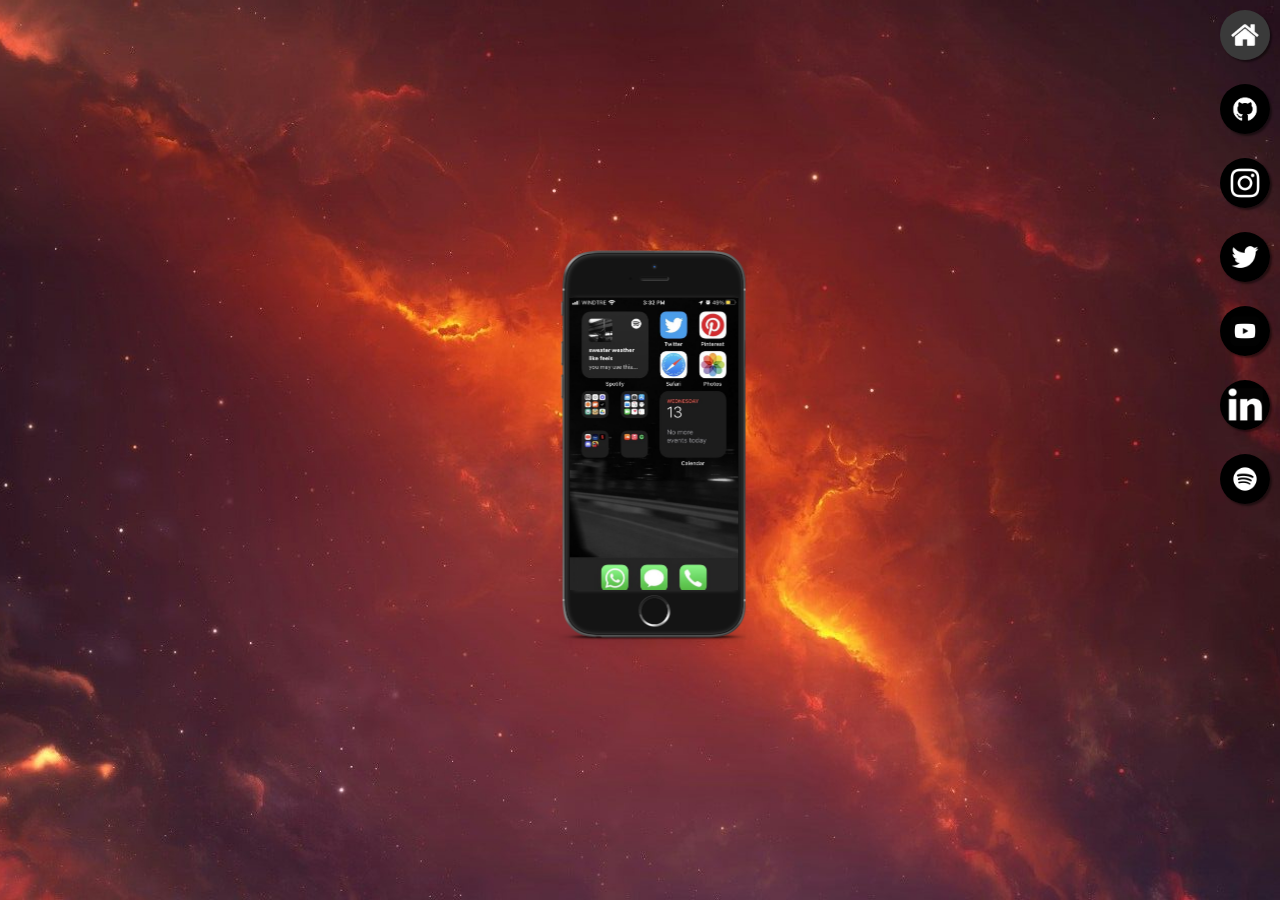
<file: index.html>
<!DOCTYPE html>
<html lang="pt-br">
<head>
    <meta charset="UTF-8">
    <meta http-equiv="X-UA-Compatible" content="IE=edge">
    <meta name="viewport" content="width=device-width, initial-scale=1.0">
    <title>Redes Sociais</title>
    <link rel="shortcut icon" href="favicon.ico" type="image/x-icon">
    <link rel="stylesheet" href="estilos/style.css">
</head>
<body>
    <main>
        <section id="telefone">
            <iframe src="home.html" name="tela" id="tela" frameborder="0"></iframe>
        </section>
        <section id="redes-sociais">
            <a href="home.html" target="tela"><img src="imagens/logo-home.jpg" alt="Home"></a><br>
            <a href="github.html" target="tela"><img src="imagens/githubicon.png" alt="GitHub"></a><br>
            <a href="instagram.html" target="tela"><img src="imagens/instagramicon.jpg" alt="Instagram"></a><br>
            <a href="twitter.html" target="tela"><img src="imagens/twittericoon.jpg" alt="Twitter"></a><br>
            <a href="youtube.html" target="tela"><img src="imagens/youtubeicon.jpg" alt="YouTube"></a><br>
            <a href="linkedin.html" target="tela"><img src="imagens/Linkedin.png" alt="Linkedin"></a><br>
            <a href="spotify.html" target="tela"><img src="imagens/spotifyicon.jpg" alt="Spotify"></a>
        </section>
    </main>
</body>
</html>
</file>
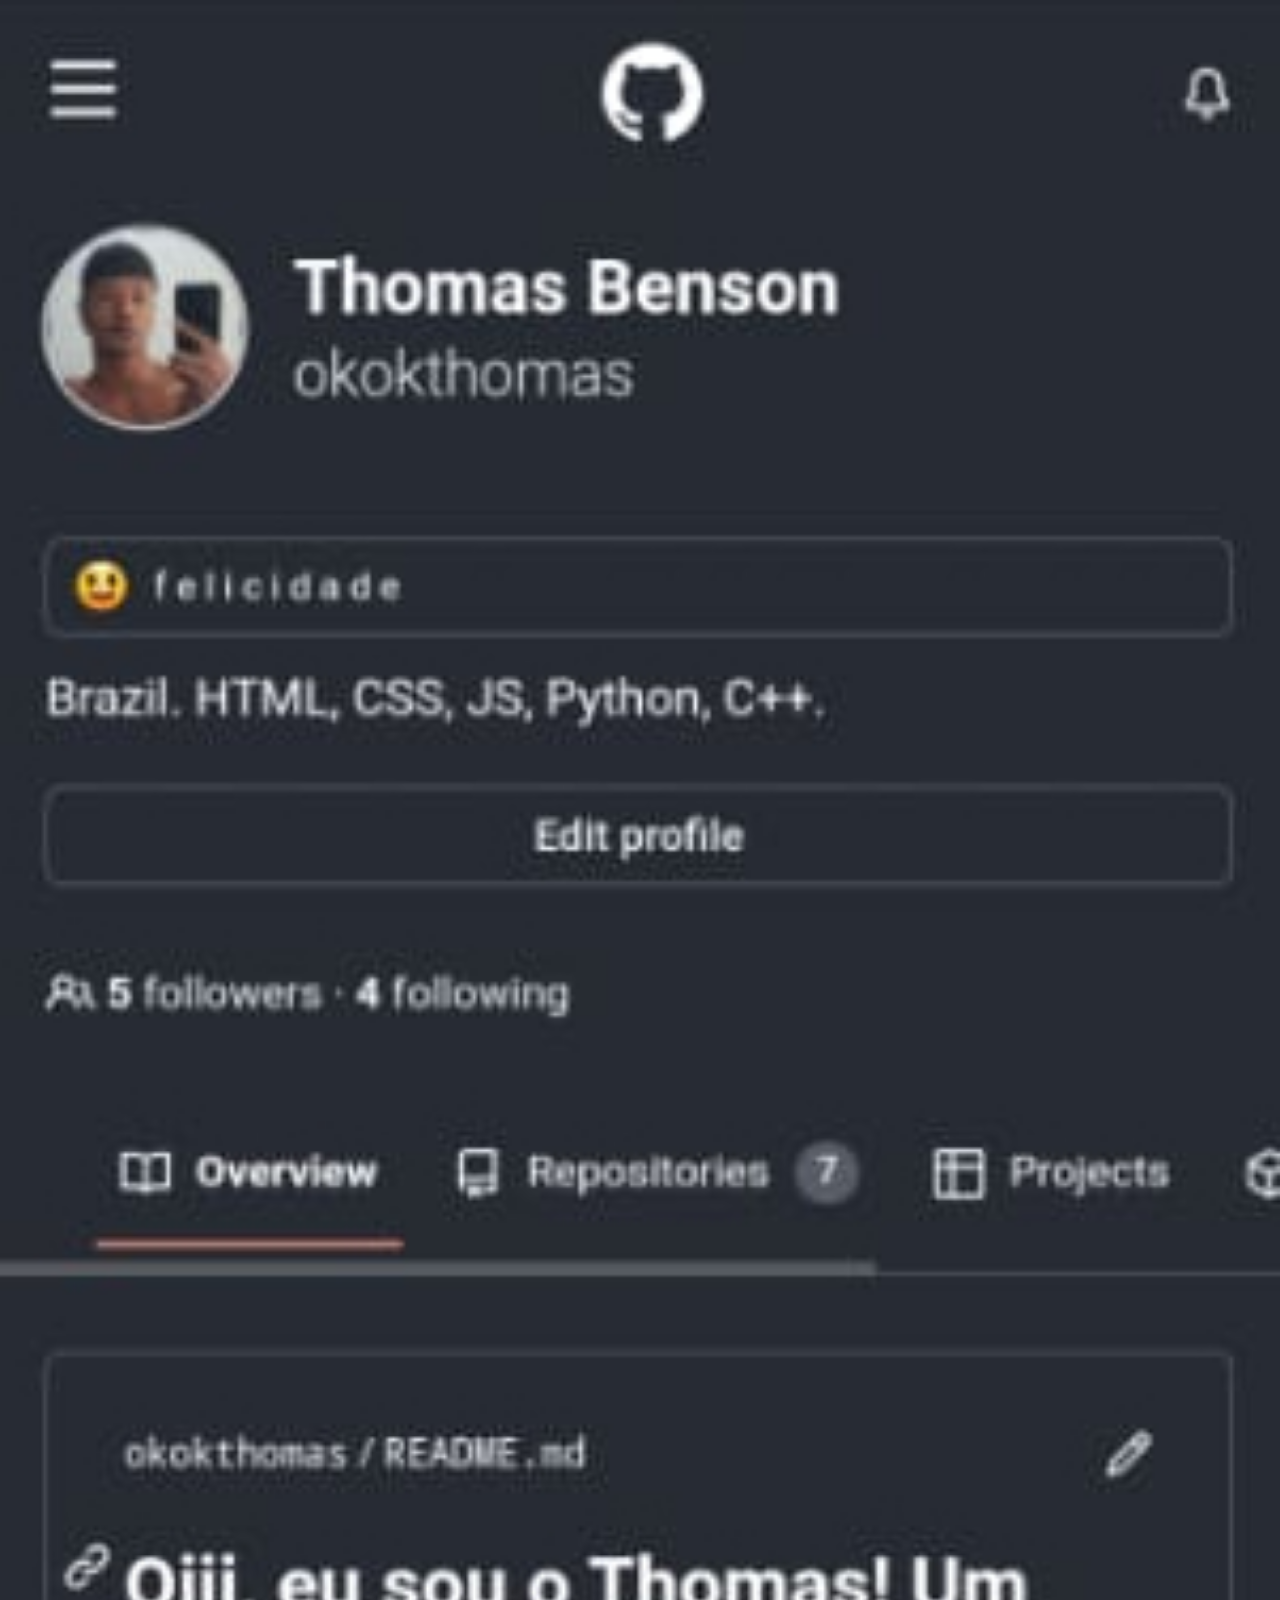
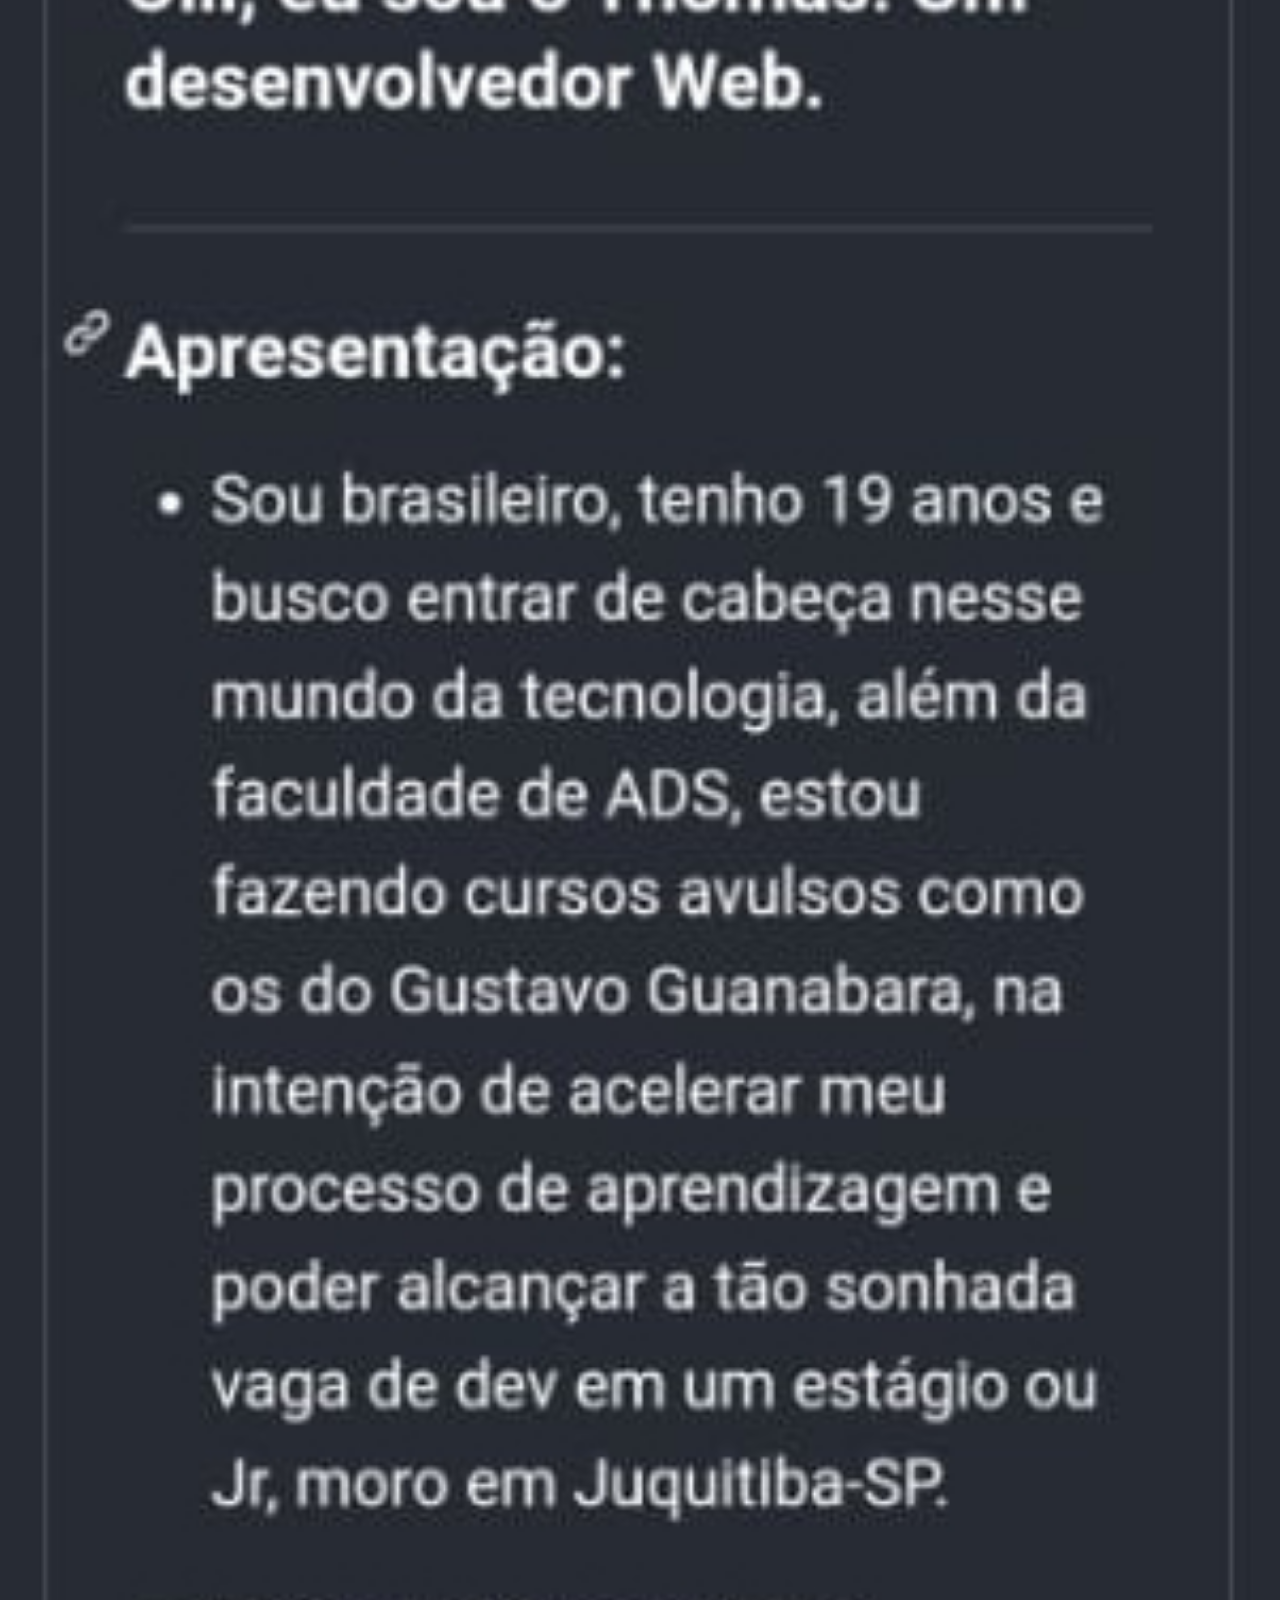
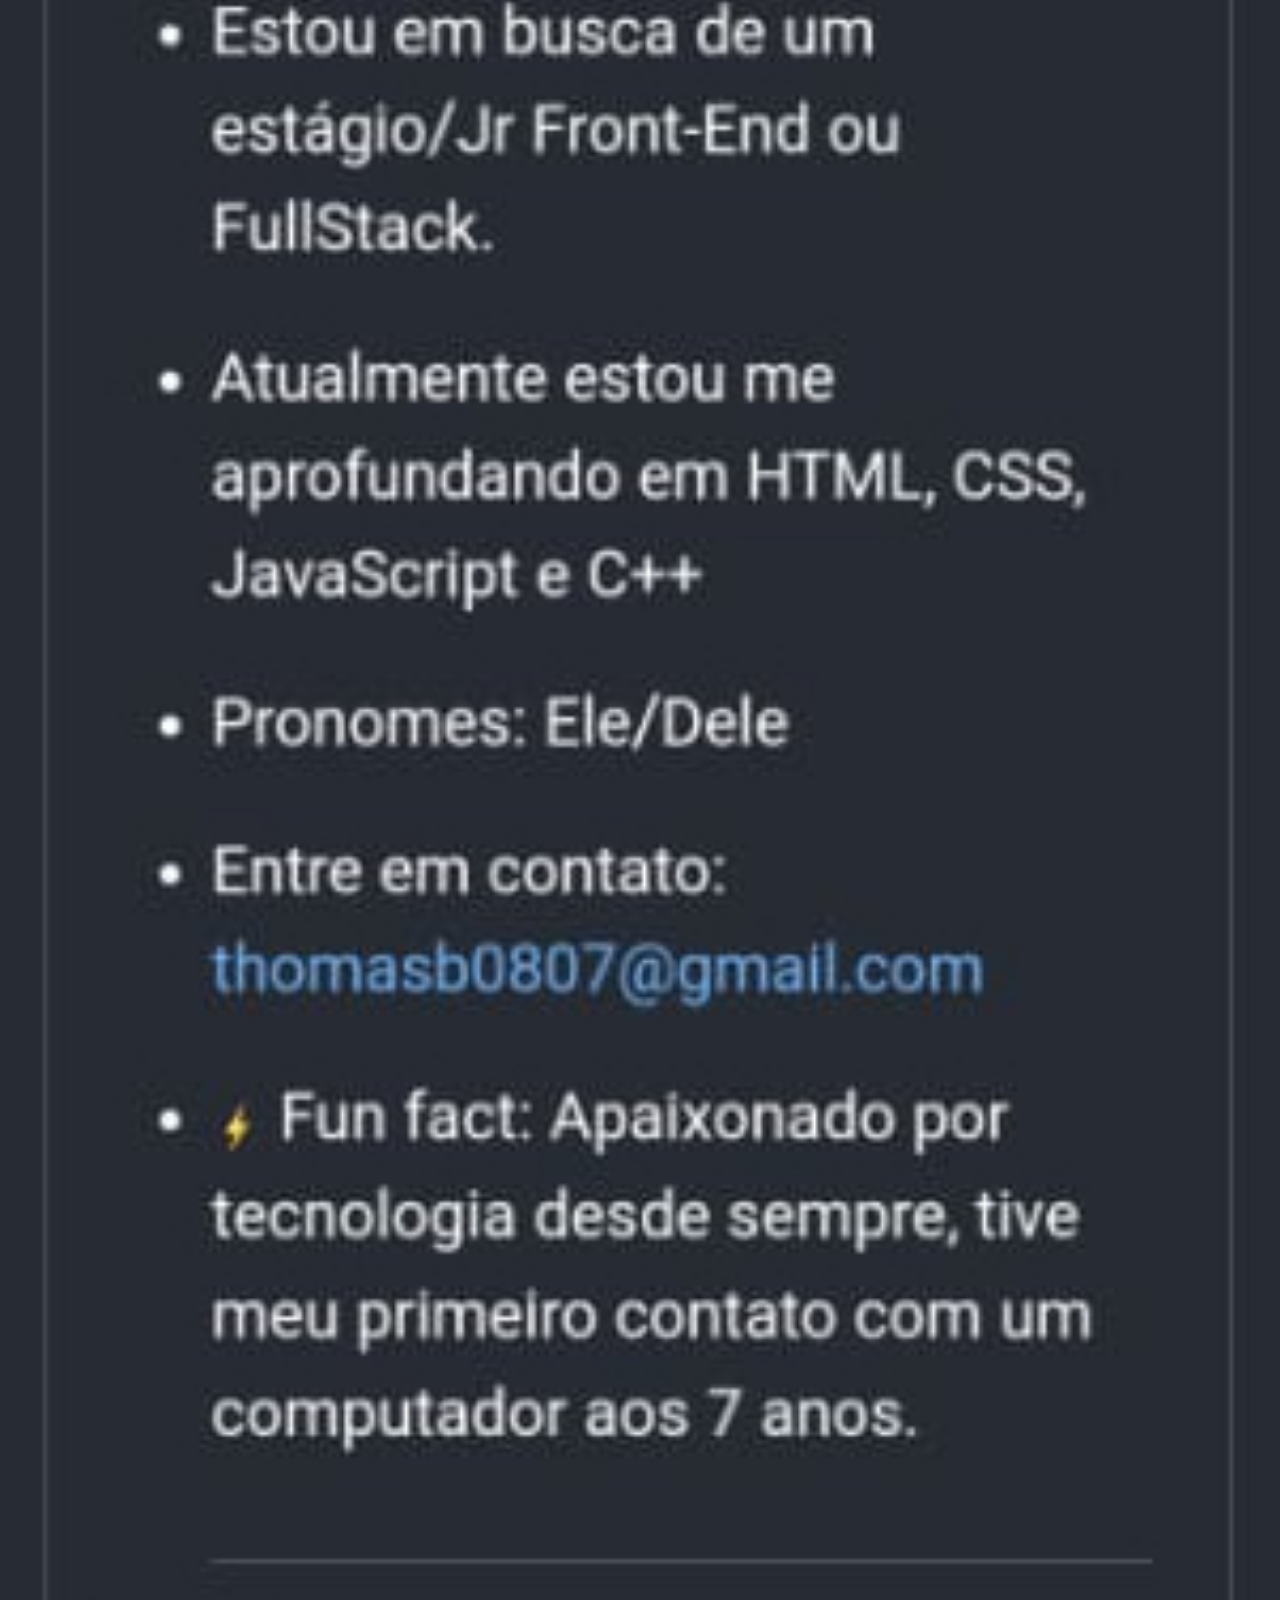
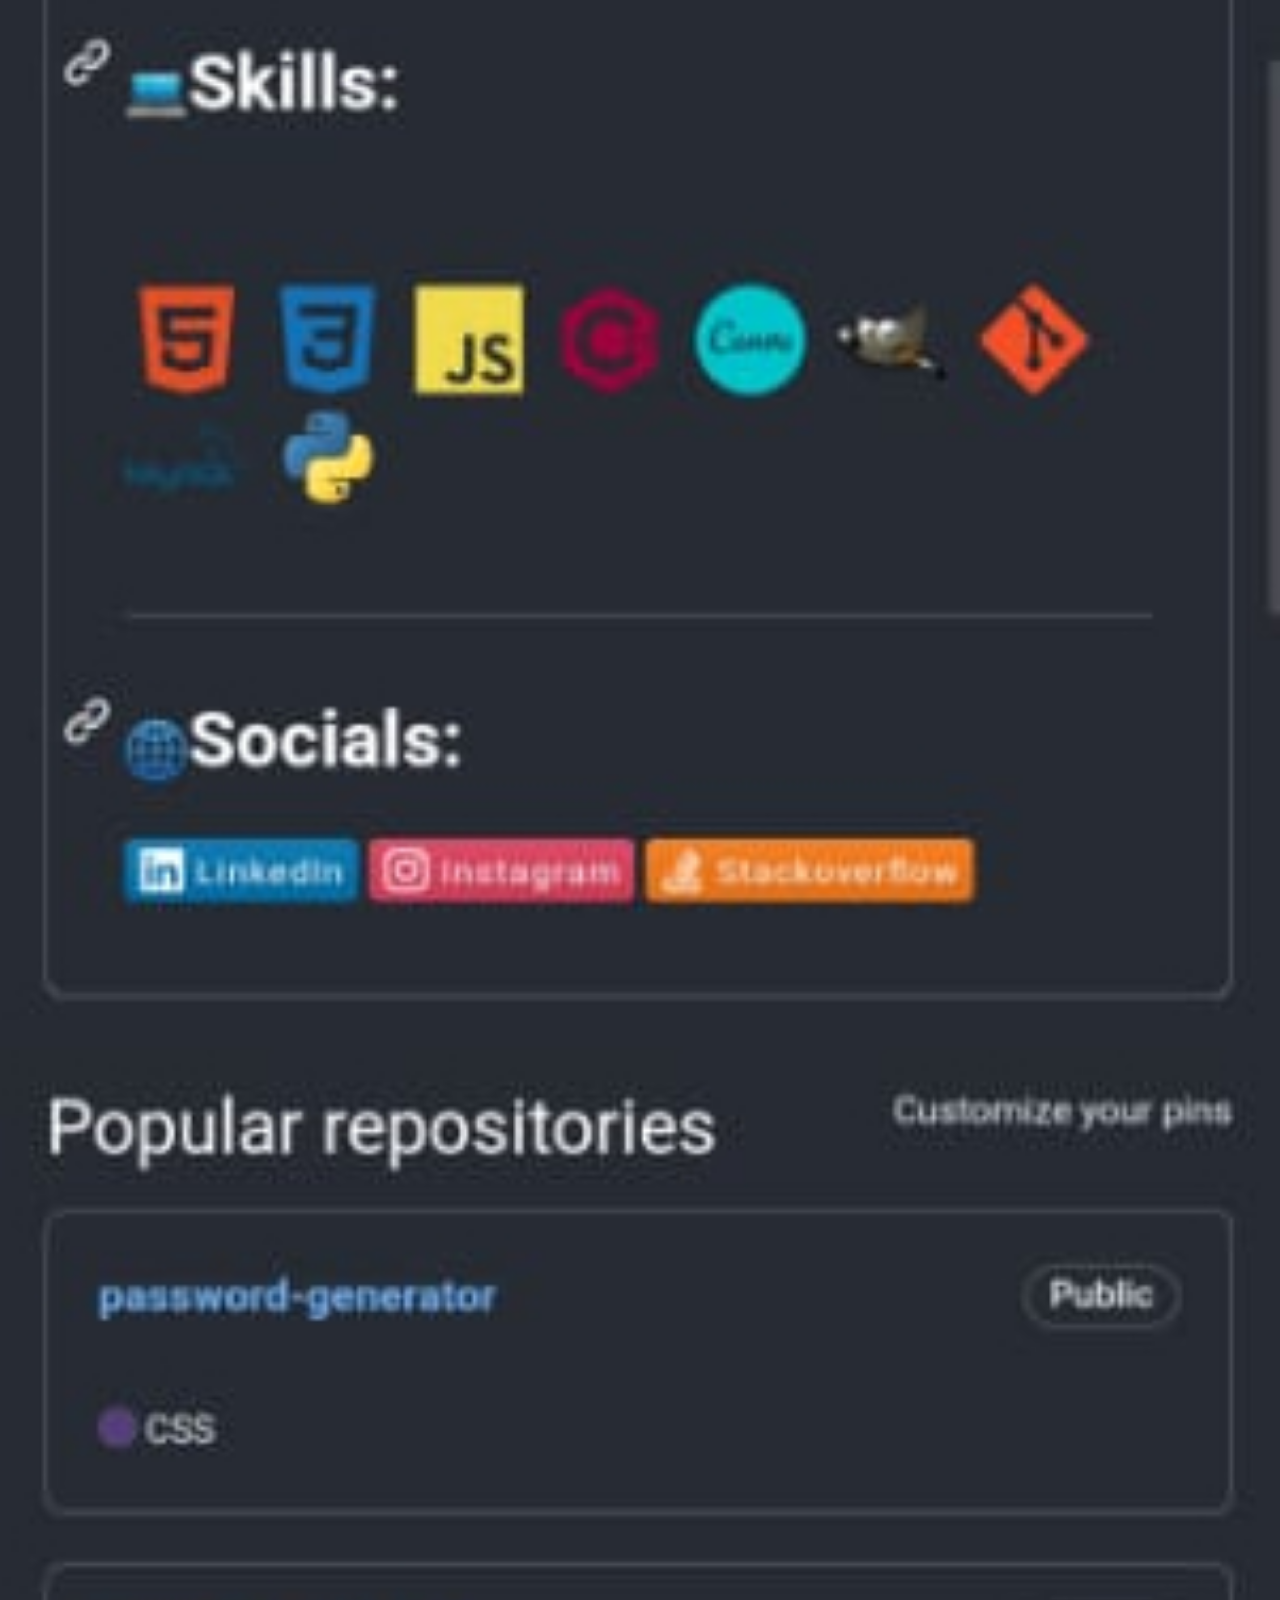
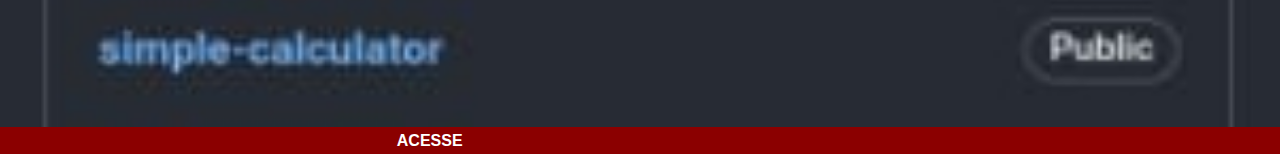
<file: github.html>
<!DOCTYPE html>
<html lang="pt-br">
<head>
    <meta charset="UTF-8">
    <meta http-equiv="X-UA-Compatible" content="IE=edge">
    <meta name="viewport" content="width=device-width, initial-scale=1.0">
    <title>GitHub</title>
    <link rel="stylesheet" href="estilos/social.css">
</head>
<body>
    <img src="imagens/tela-github.jpeg" alt="GitHub">
    <a href="https://github.com/okokthomas" target="_blank">ACESSE</a> 
</body>

</html>
</file>
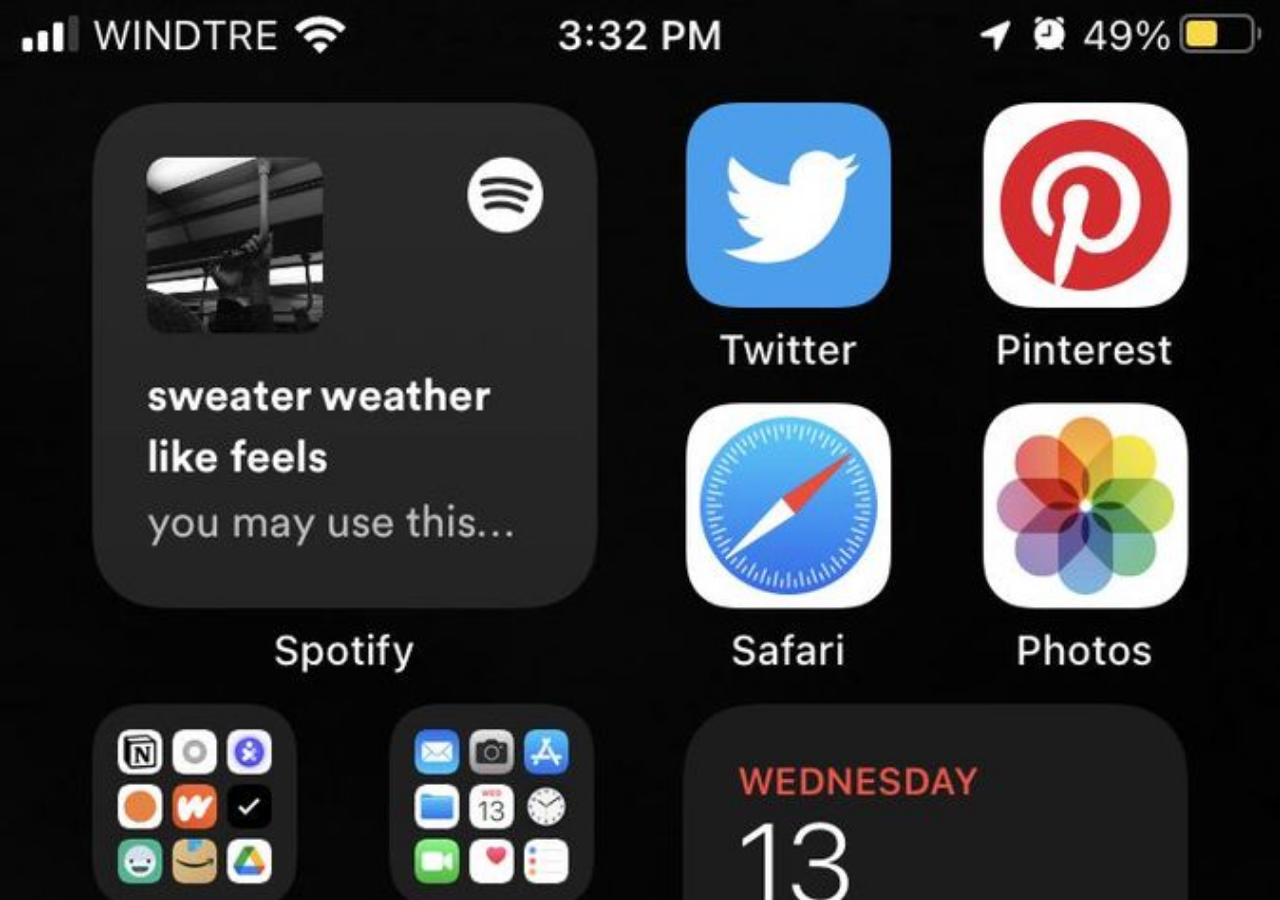
<file: home.html>
<!DOCTYPE html>
<html lang="pt-br">
<head>
    <meta charset="UTF-8">
    <meta http-equiv="X-UA-Compatible" content="IE=edge">
    <meta name="viewport" content="width=device-width, initial-scale=1.0">
    <title>Home</title>
</head>
<style>
    * {
        margin: 0px;
        padding: 0px;
    }
    body {
        width: 100vw;
        height: 100vh;
        background: black url('imagens/rrrrr.jpg') no-repeat top center;
        background-size: cover;
    }
</style>
<body>
    
</body>
</html>
</file>
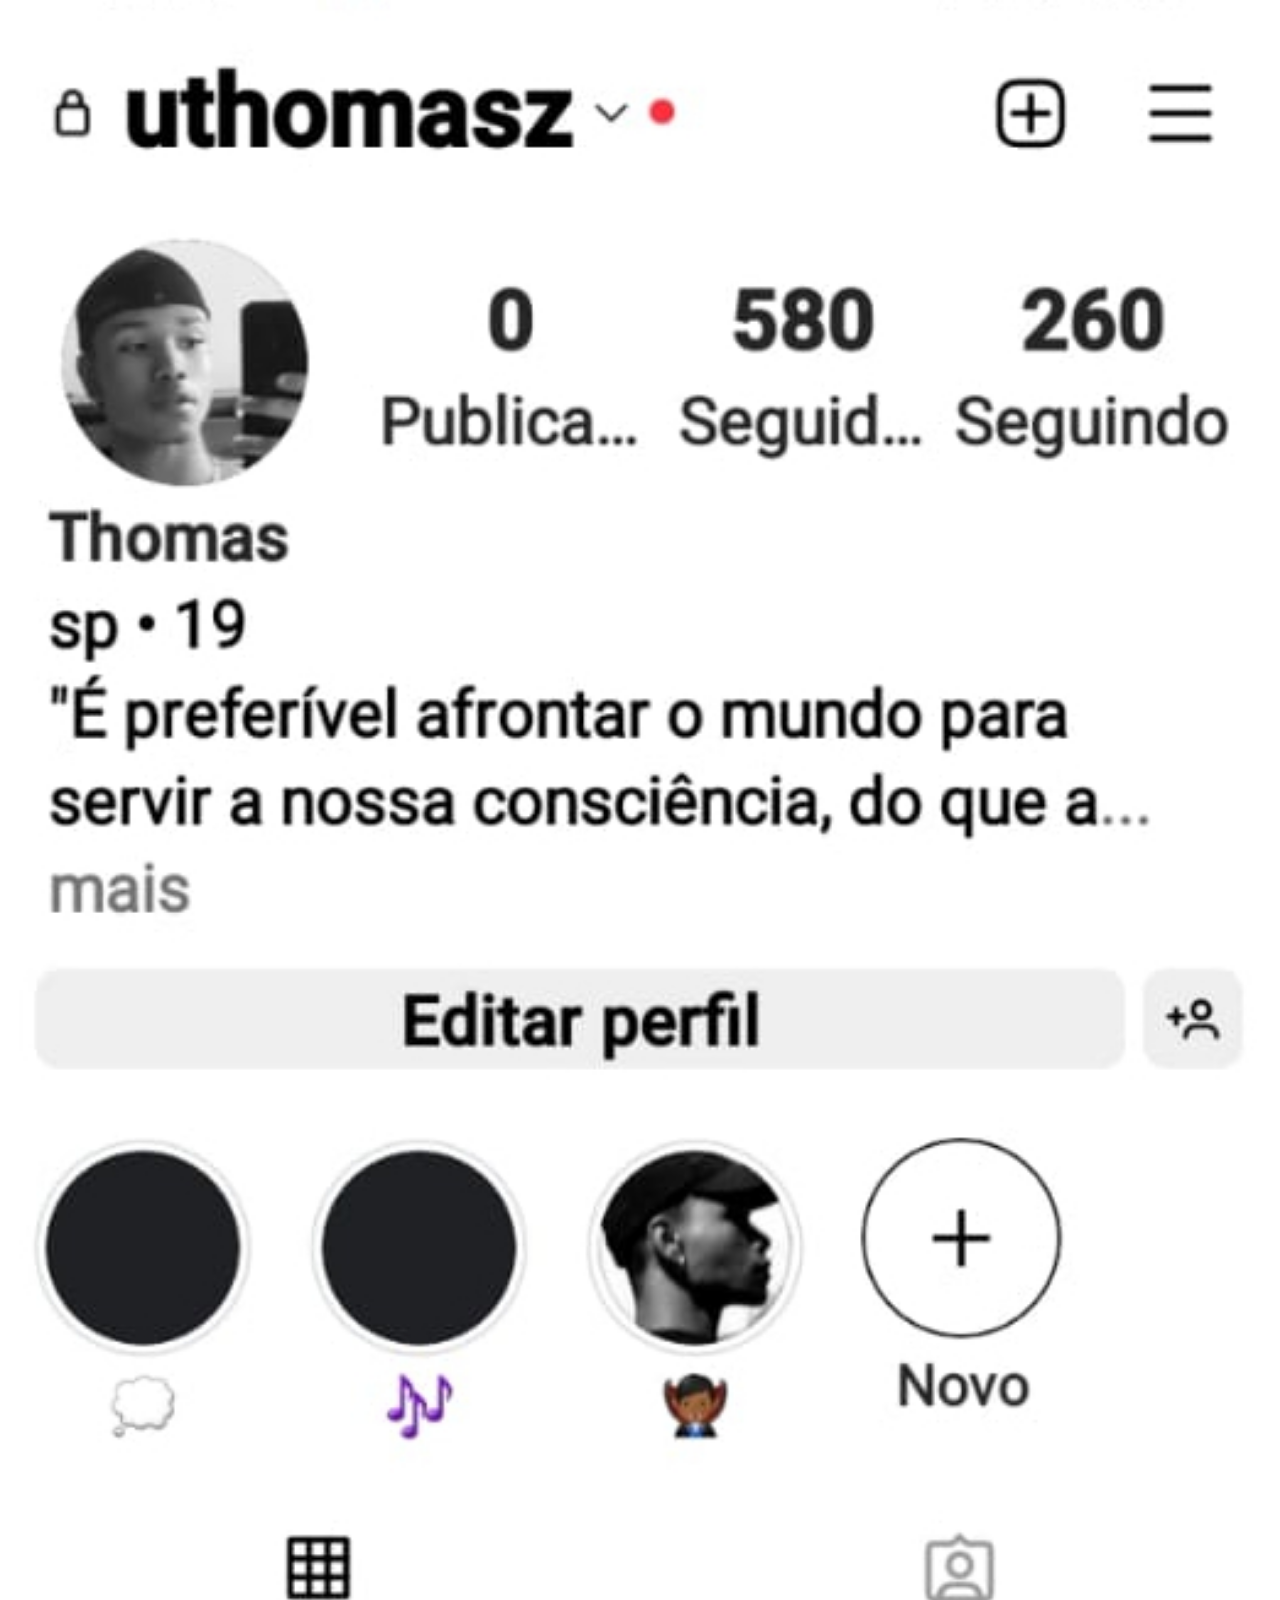
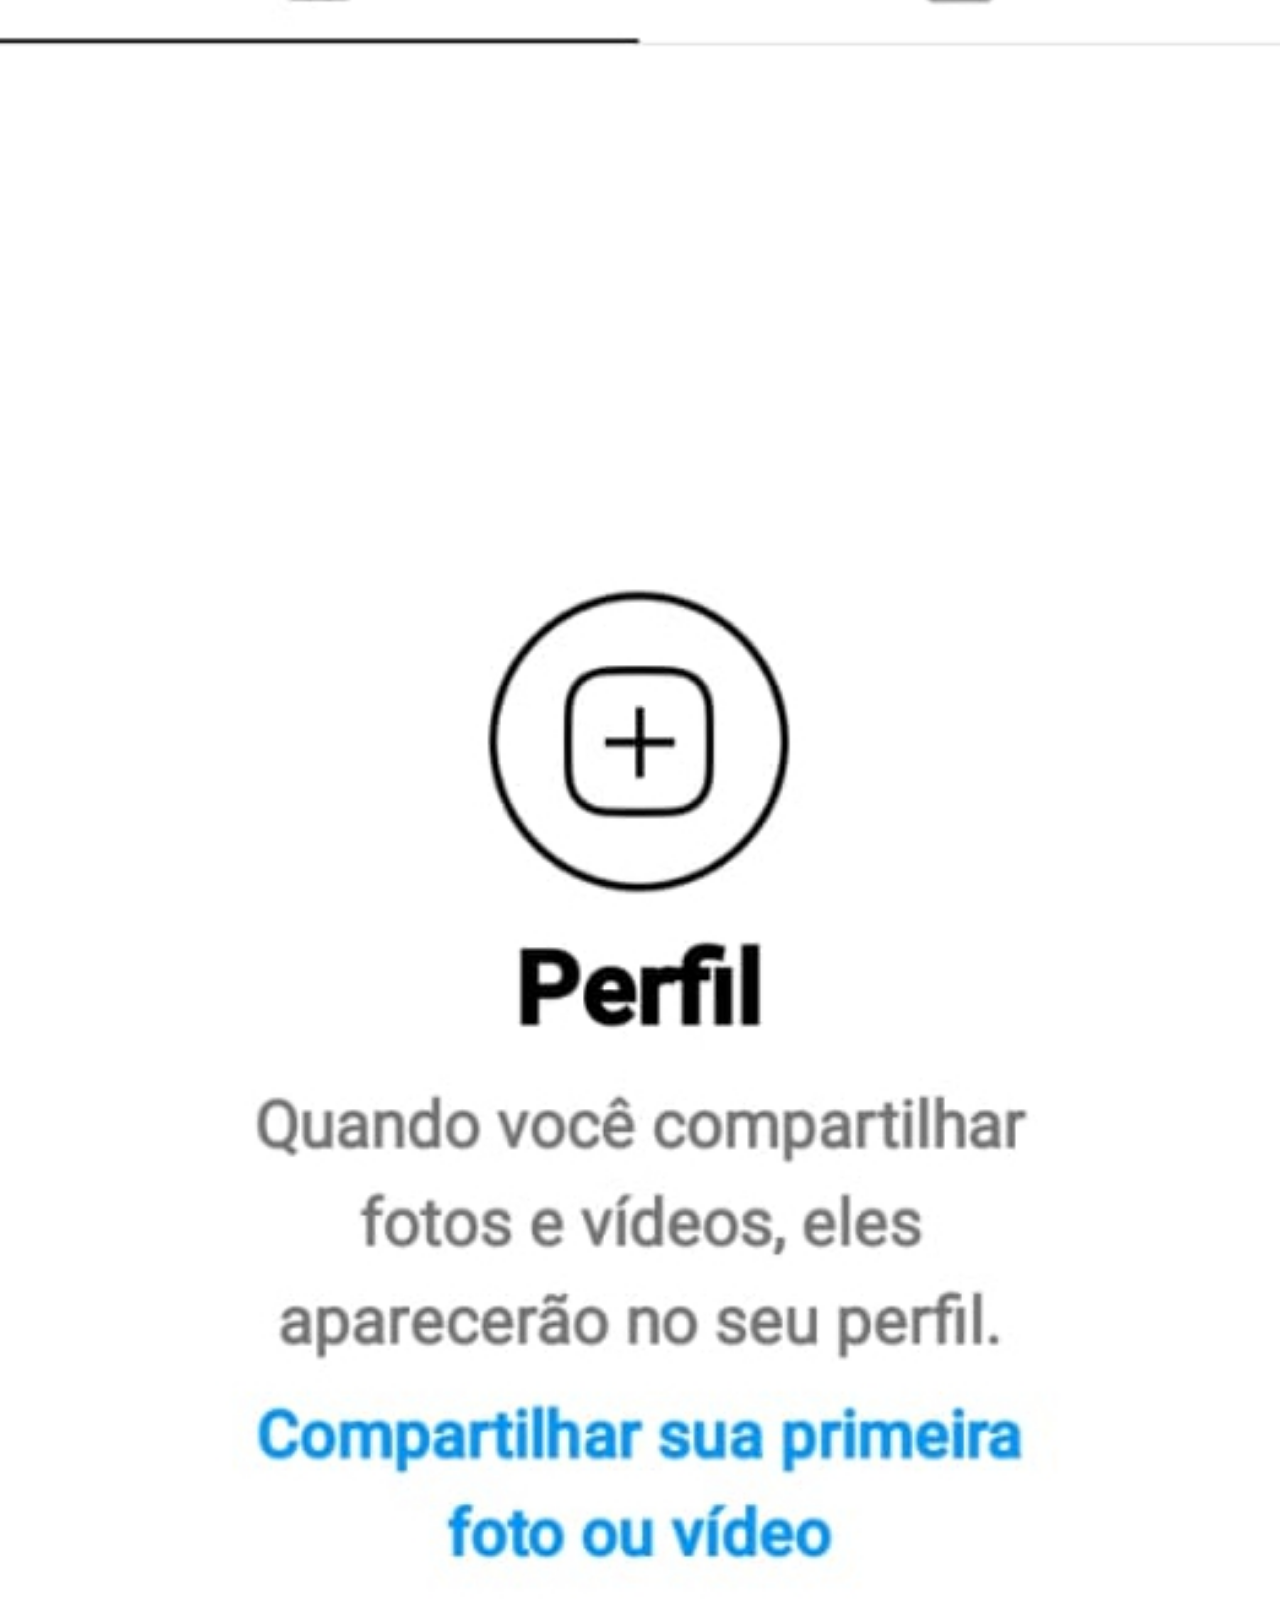
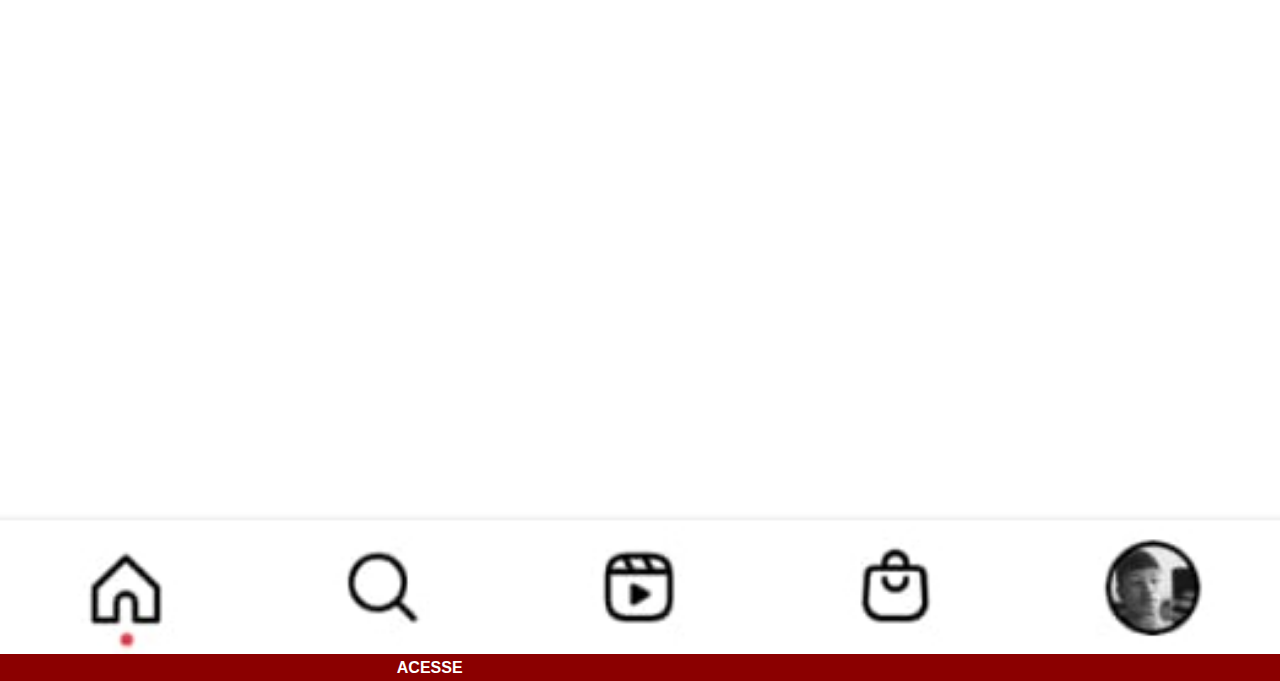
<file: instagram.html>
<!DOCTYPE html>
<html lang="pt-br">
<head>
    <meta charset="UTF-8">
    <meta http-equiv="X-UA-Compatible" content="IE=edge">
    <meta name="viewport" content="width=device-width, initial-scale=1.0">
    <title>GitHub</title>
    <link rel="stylesheet" href="estilos/social.css">
</head>
<body>
    <div class="telinha">
    <img src="imagens/tela-instagram.jpeg" alt="Instagram">
    <a href="https://www.instagram.com/uthomasz/" target="_blank">ACESSE</a>
    </div>
</body>

</html>
</file>
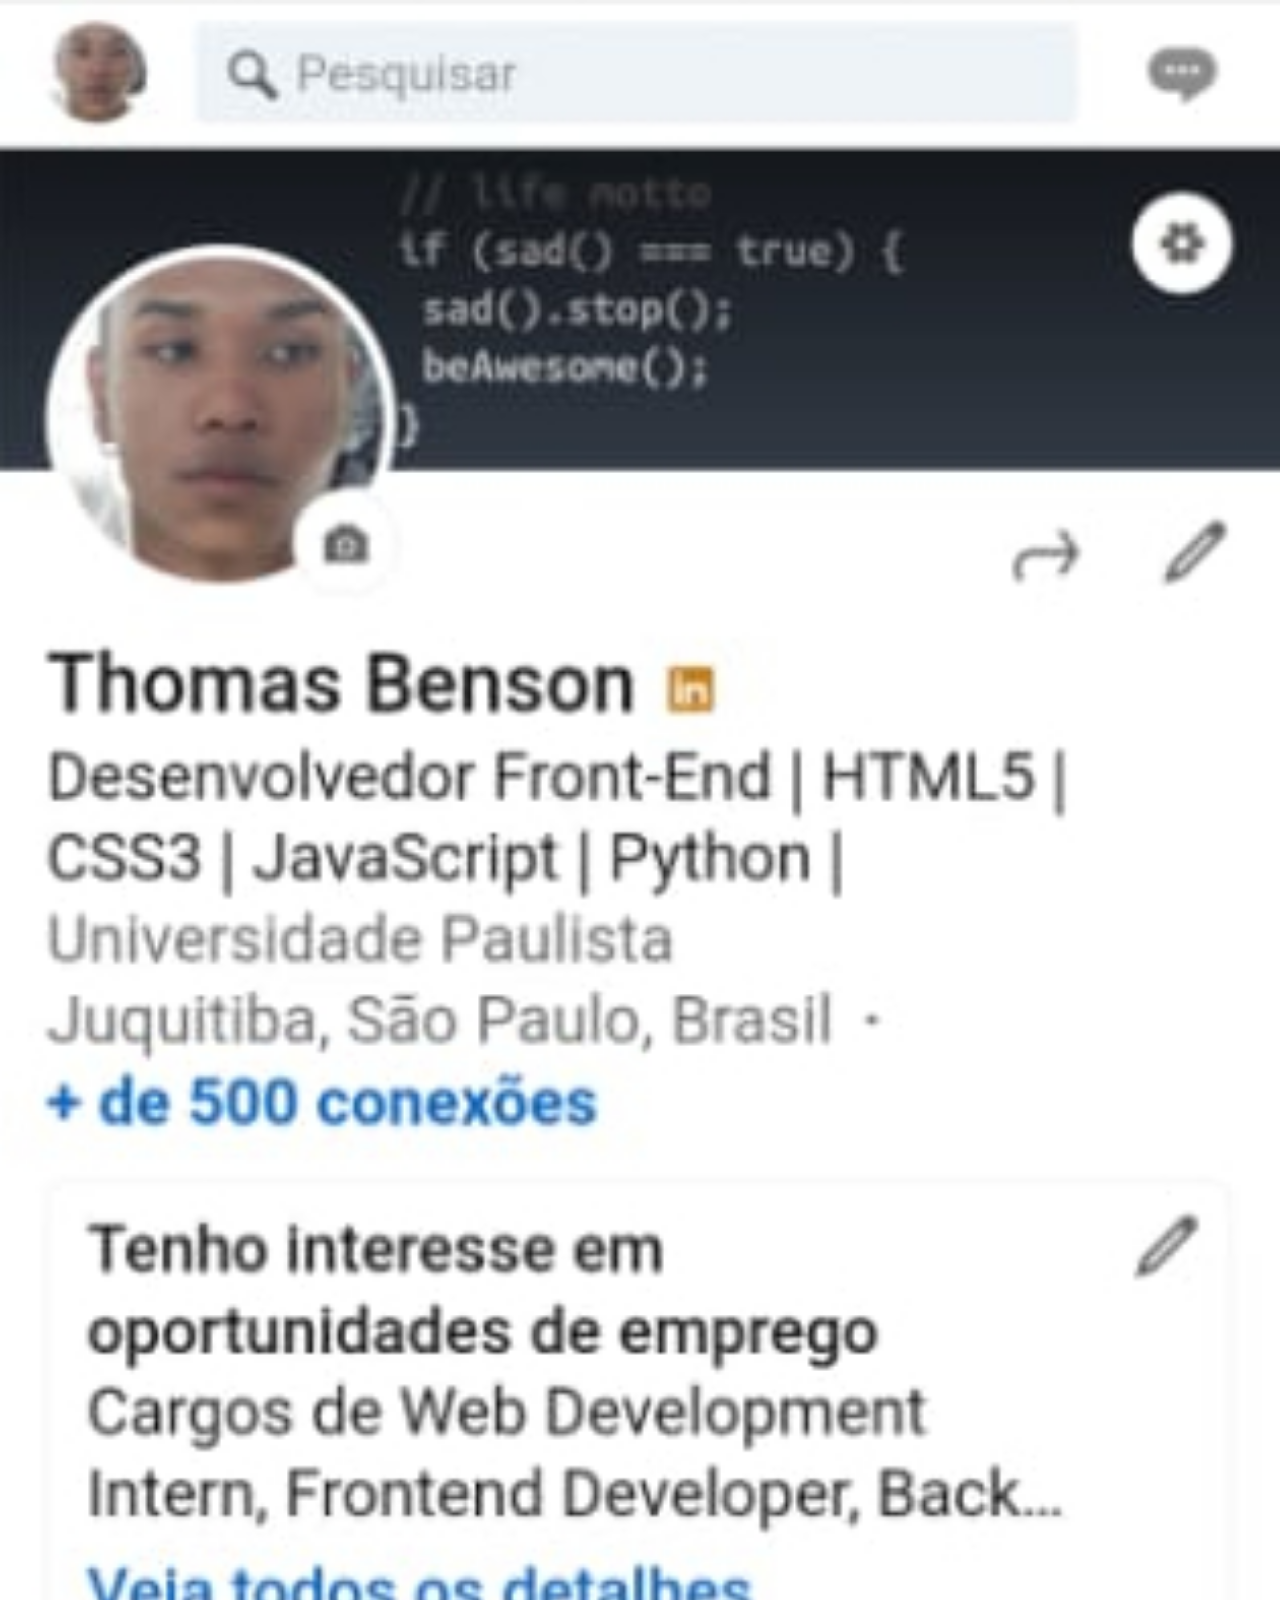
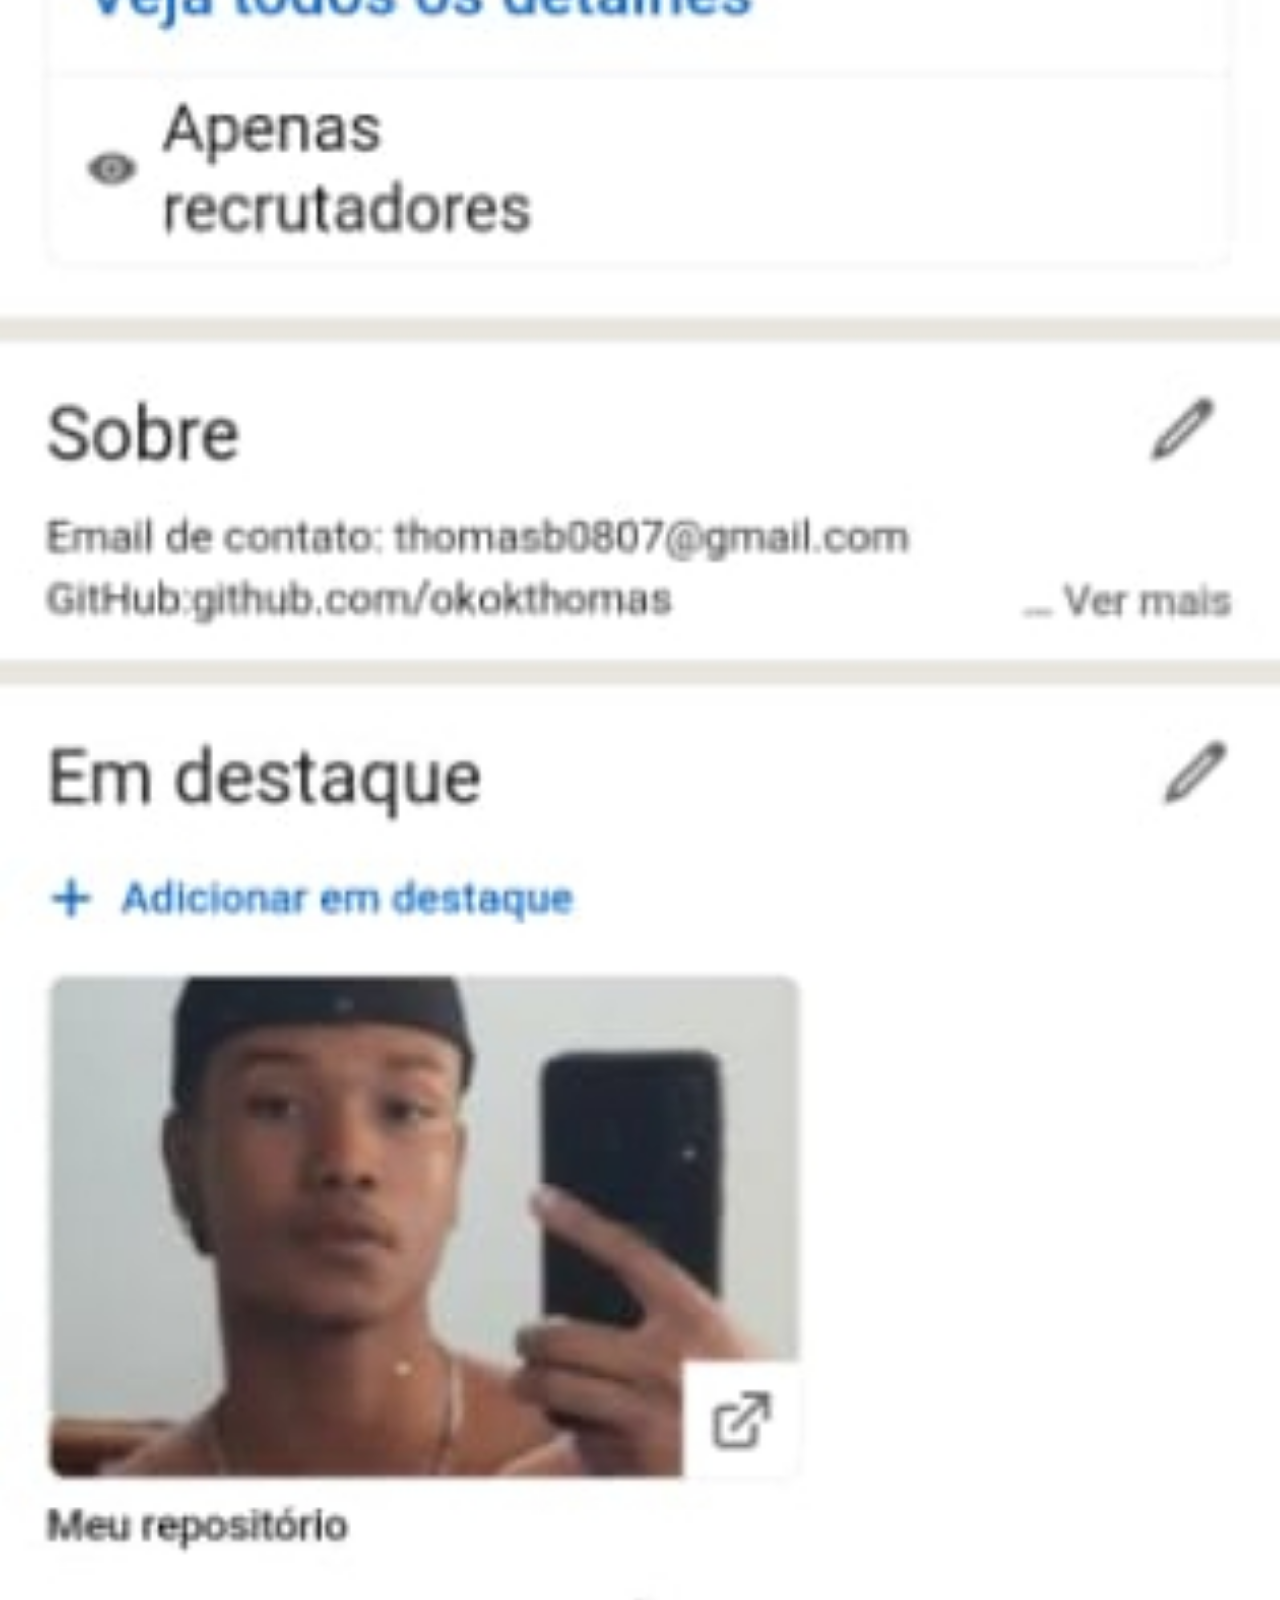
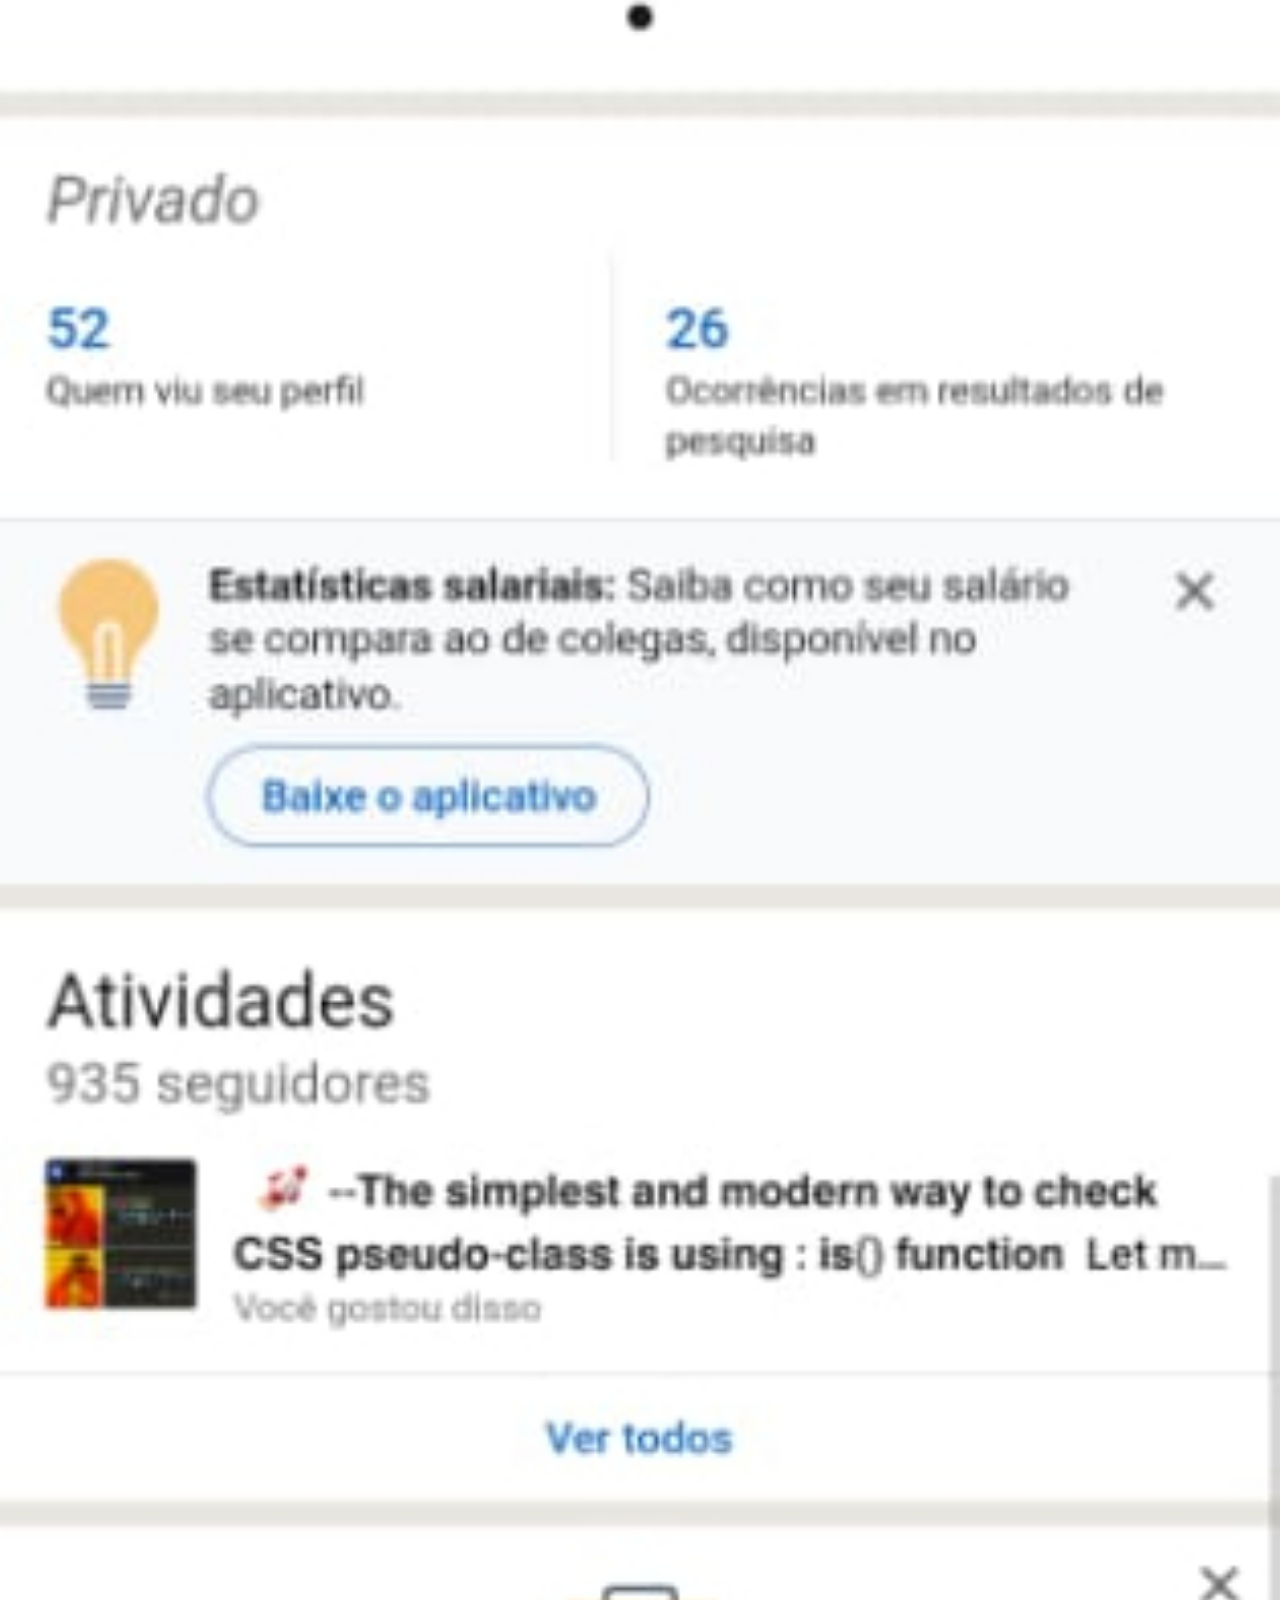
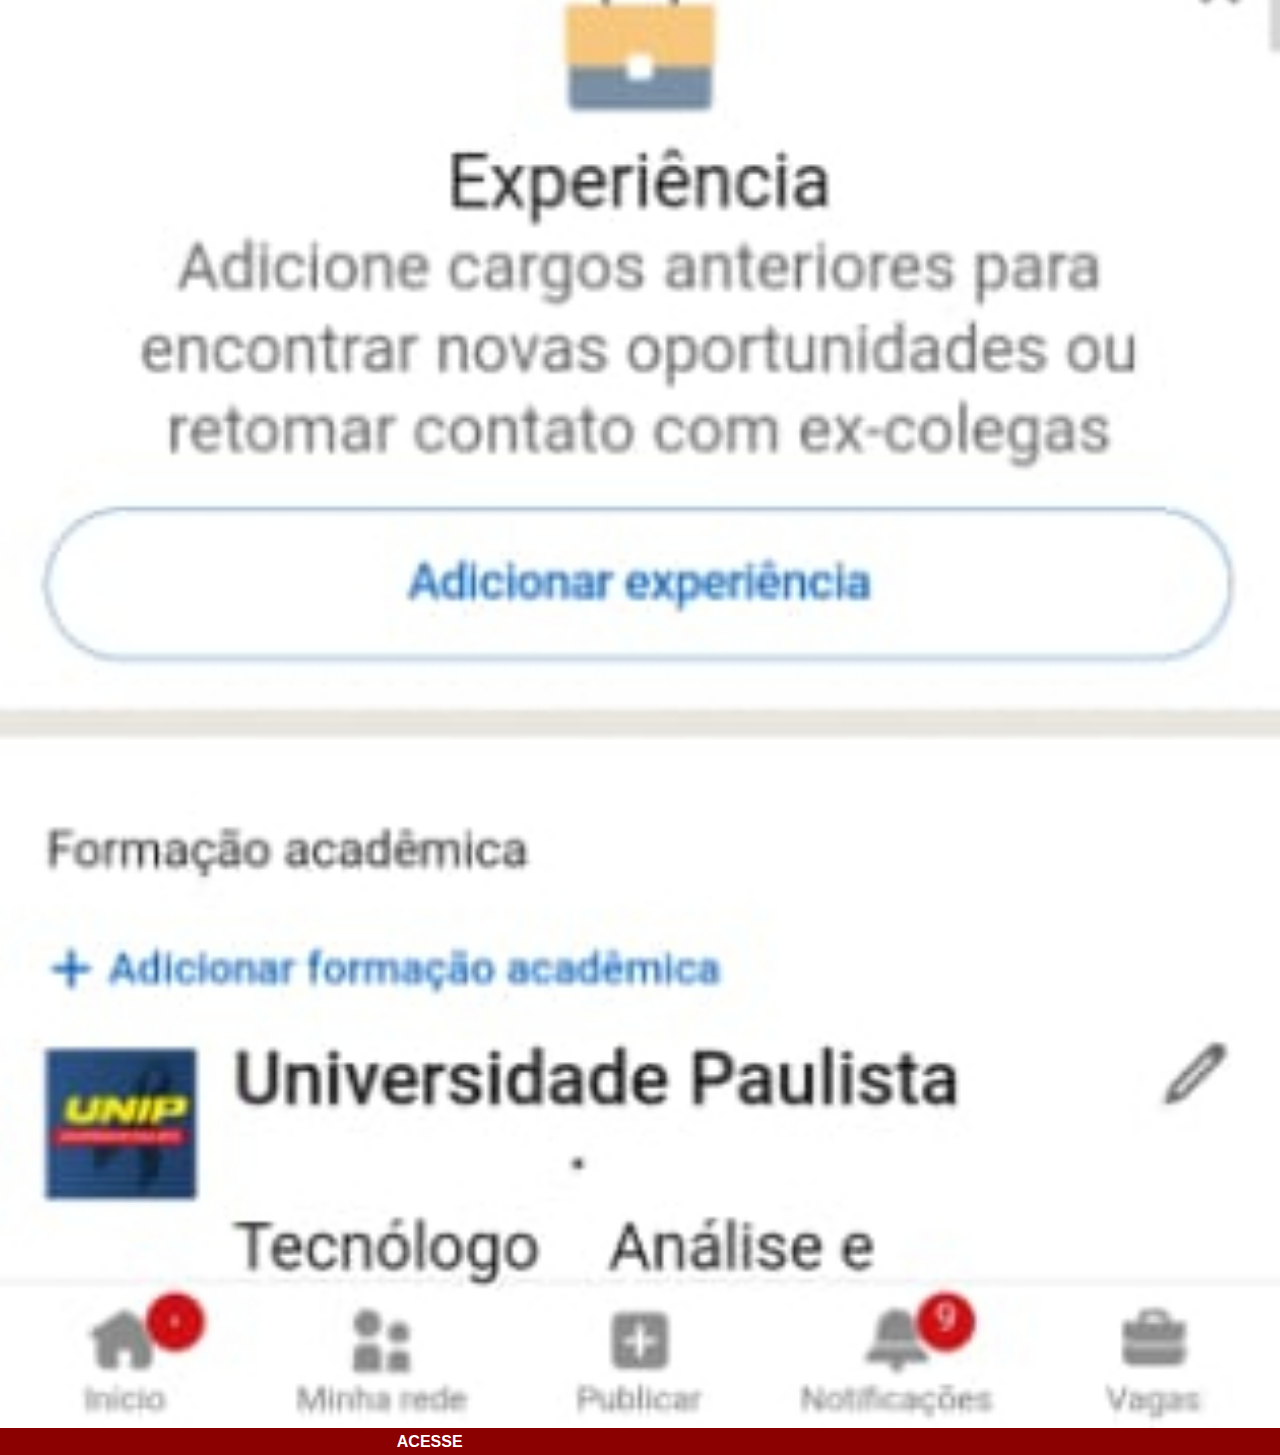
<file: linkedin.html>
<!DOCTYPE html>
<html lang="pt-br">
<head>
    <meta charset="UTF-8">
    <meta http-equiv="X-UA-Compatible" content="IE=edge">
    <meta name="viewport" content="width=device-width, initial-scale=1.0">
    <title>Linkedin</title>
    <link rel="stylesheet" href="estilos/social.css">
</head>
<body>
    <img src="imagens/tela-linkedin.jpeg" alt="Linkedin">
    <a href="https://www.linkedin.com/in/thomas-benson-8b15a2244/" target="_blank">ACESSE</a>
</body>

</html>
</file>
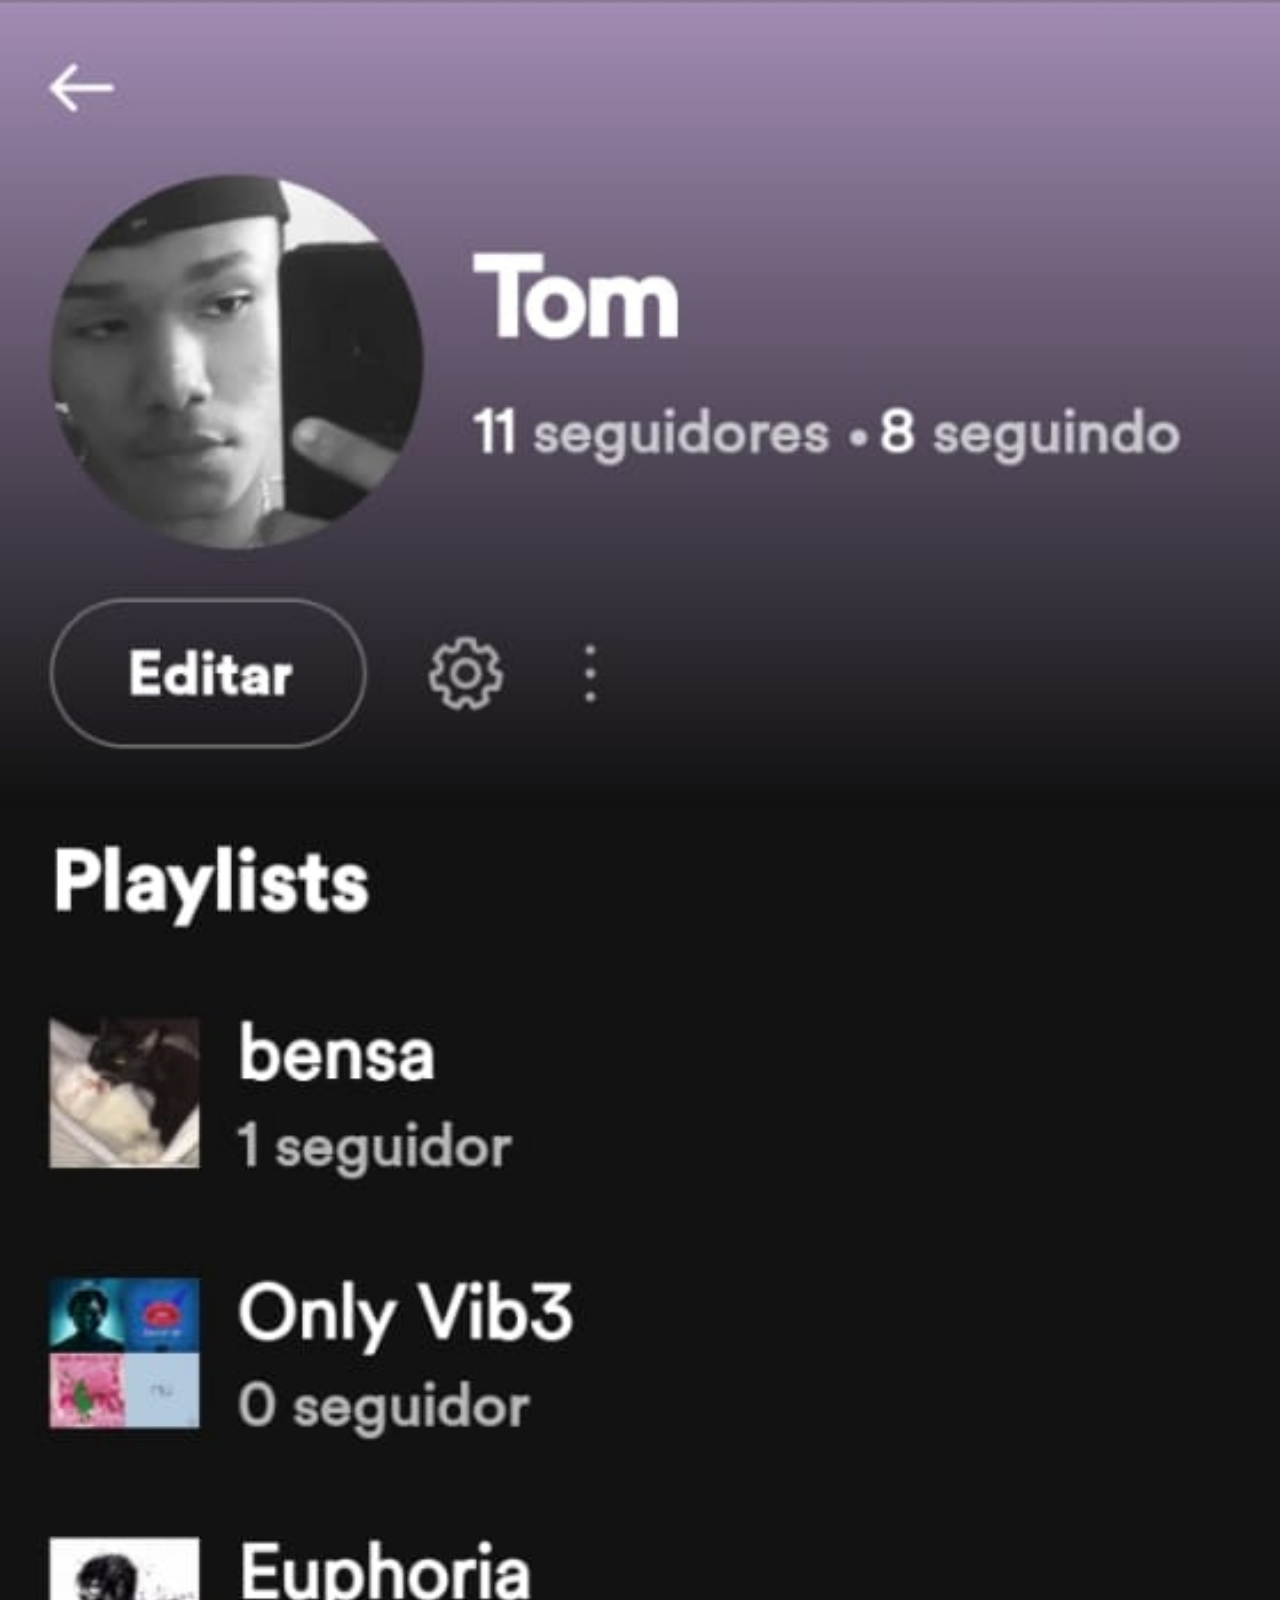
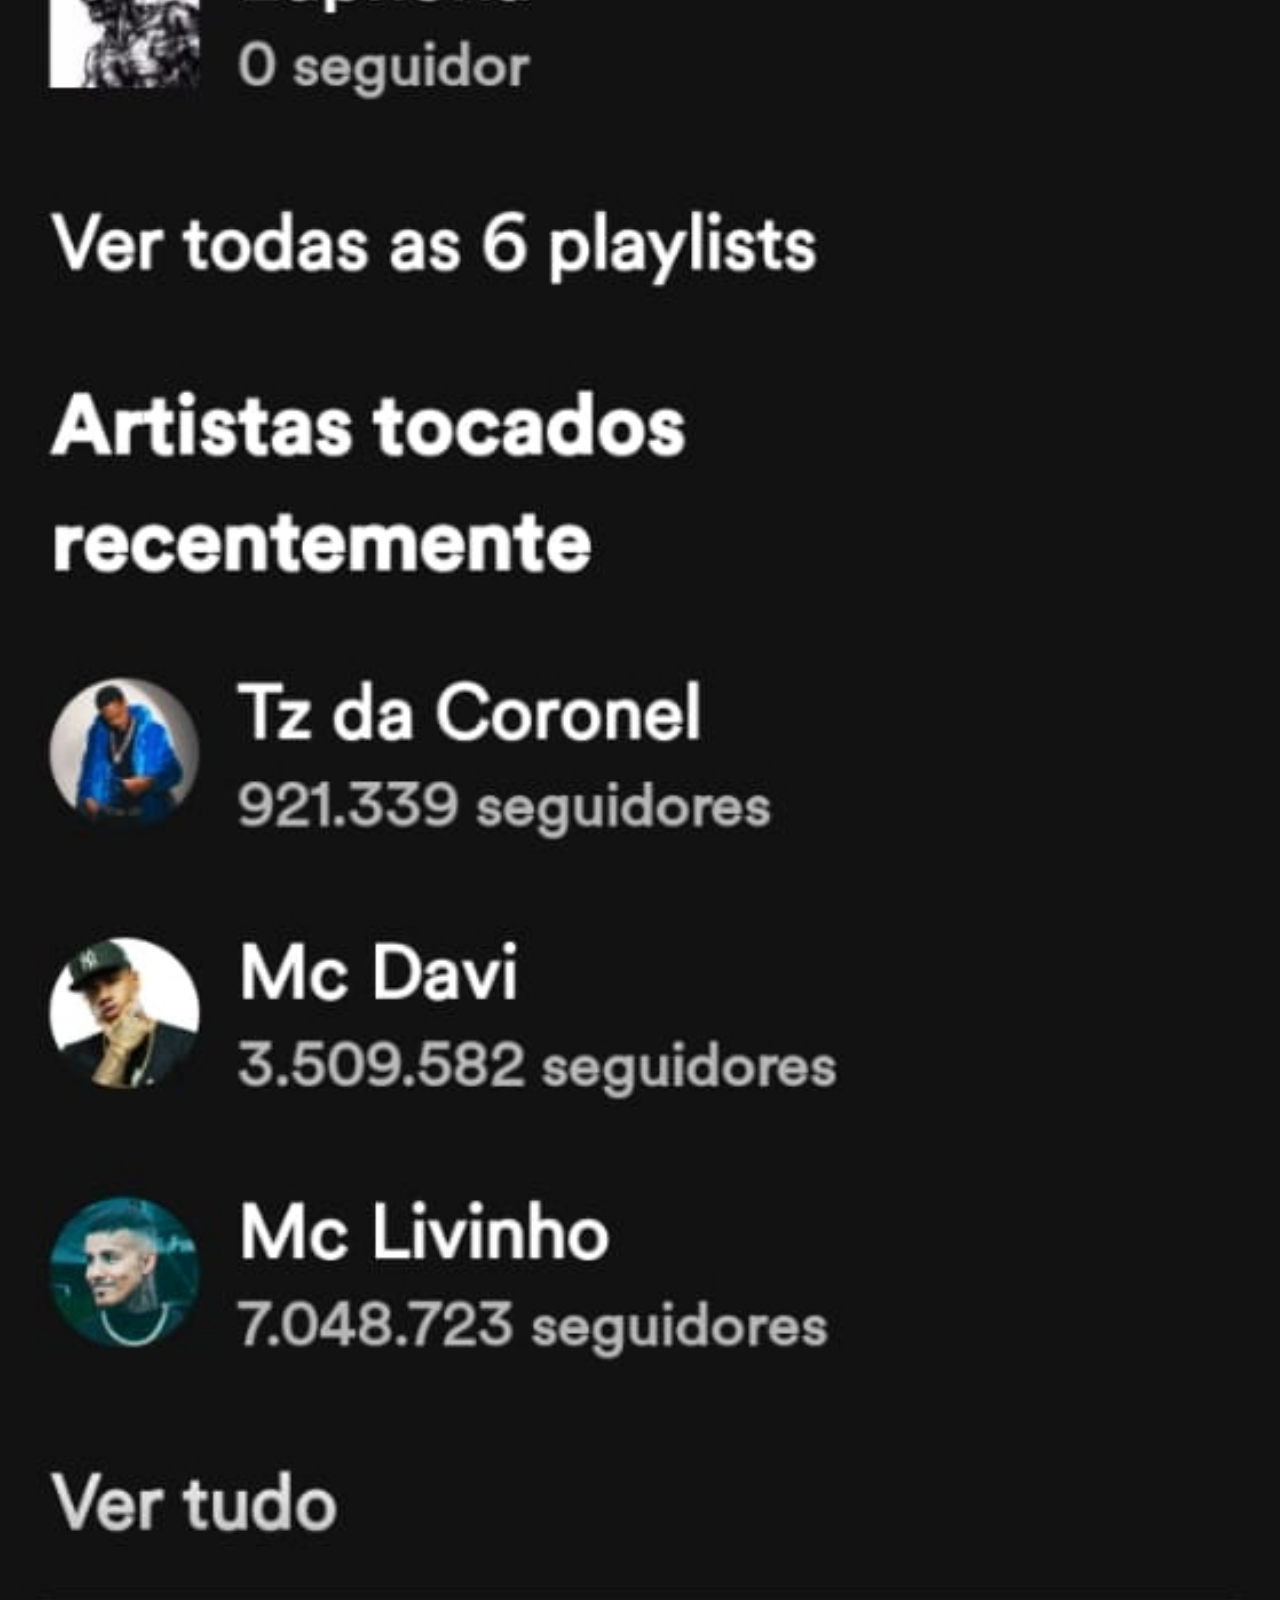
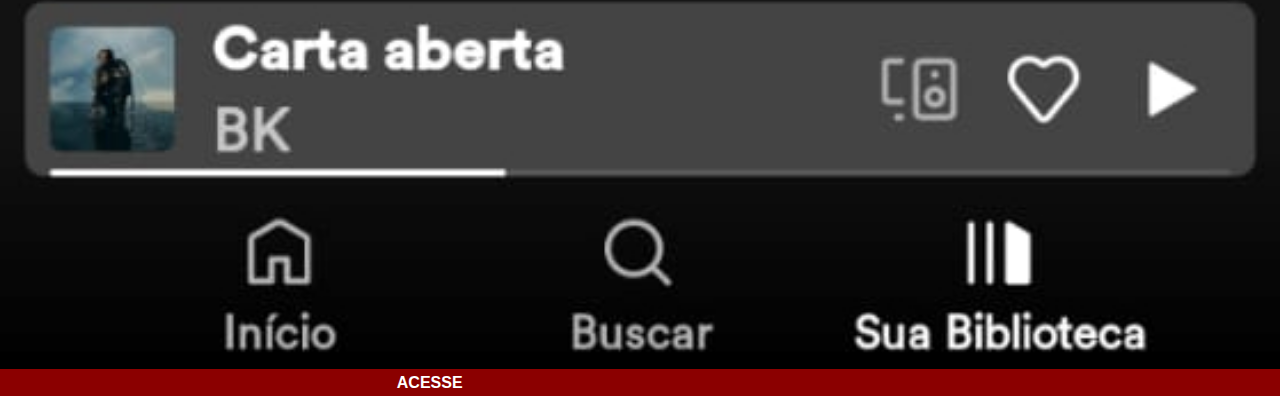
<file: spotify.html>
<!DOCTYPE html>
<html lang="pt-br">
<head>
    <meta charset="UTF-8">
    <meta http-equiv="X-UA-Compatible" content="IE=edge">
    <meta name="viewport" content="width=device-width, initial-scale=1.0">
    <title>Spotify</title>
    <link rel="stylesheet" href="estilos/social.css">
</head>
<body>
    <img src="imagens/tela-spotify.jpeg" alt="Spotify">
    <a href="https://open.spotify.com/user/f7bthvflfqmh0diha0selo41x" target="_blank">ACESSE</a>
</body>

</html>
</file>
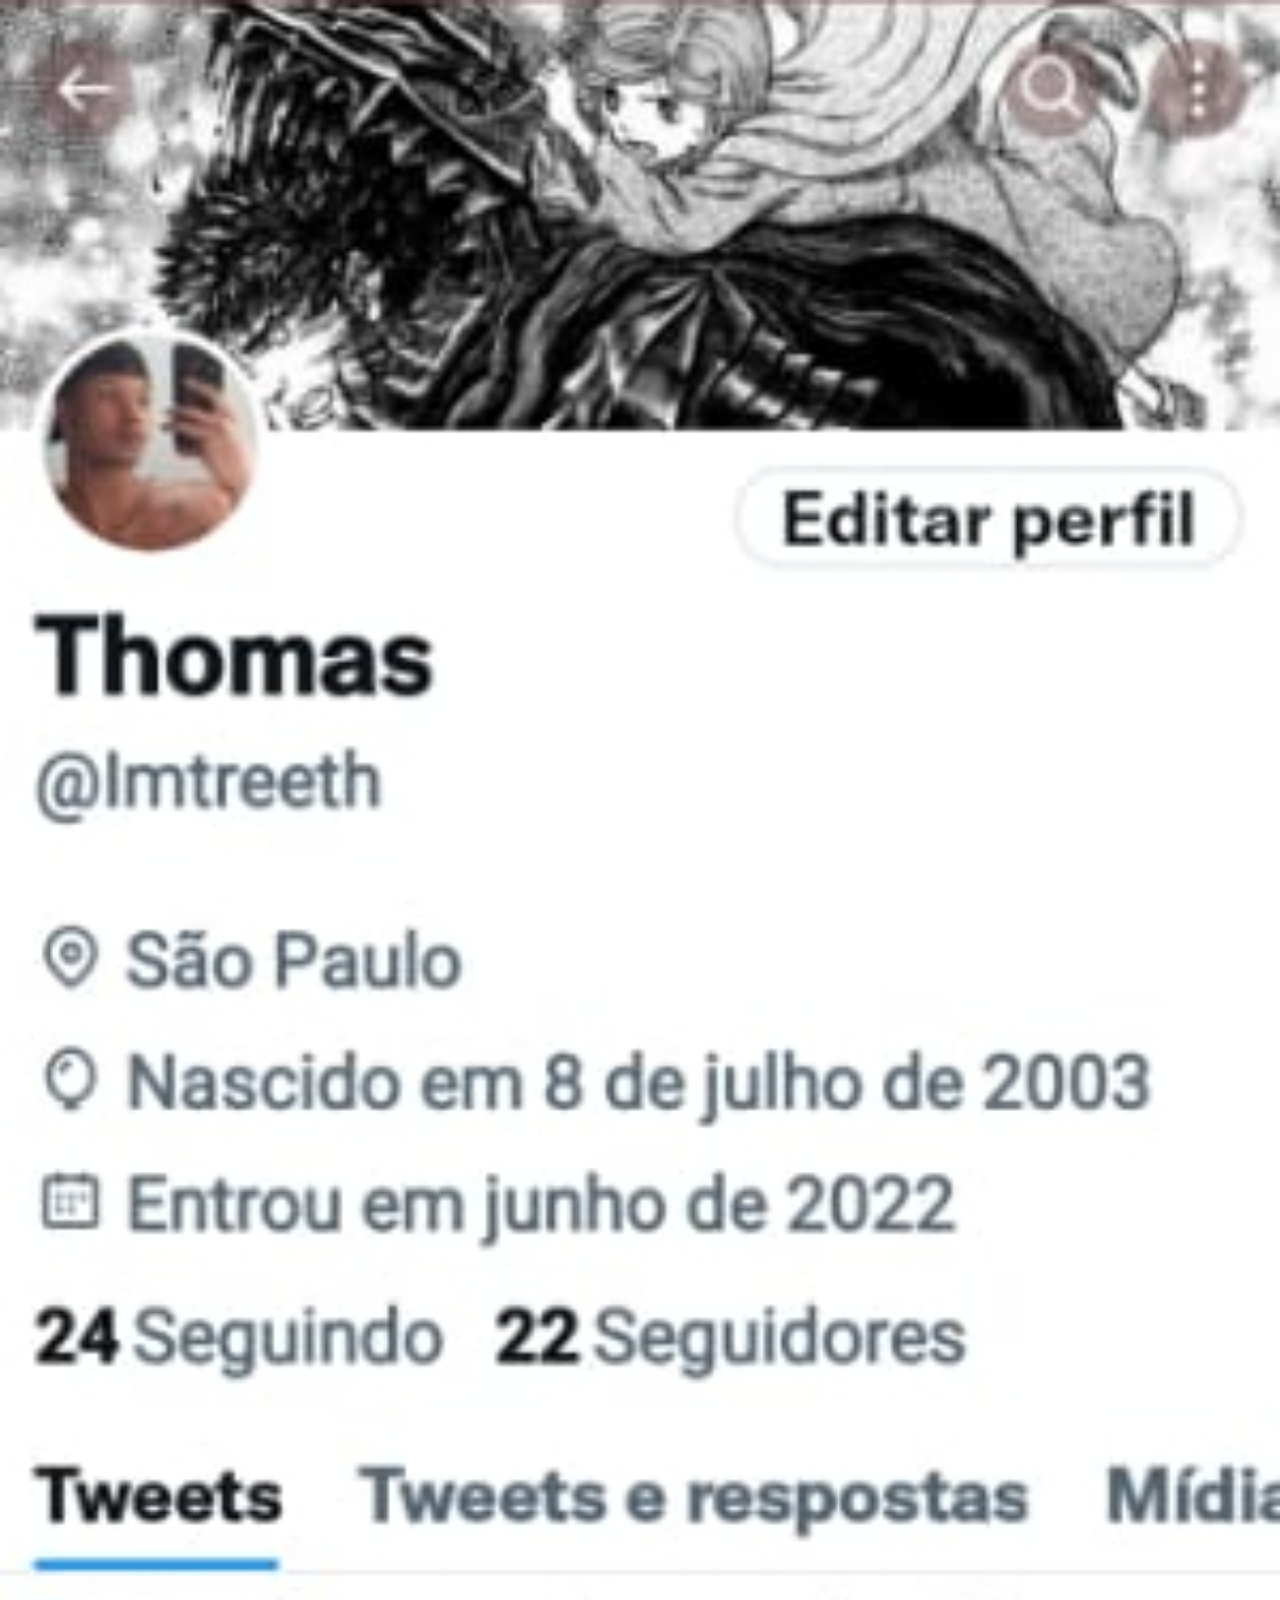
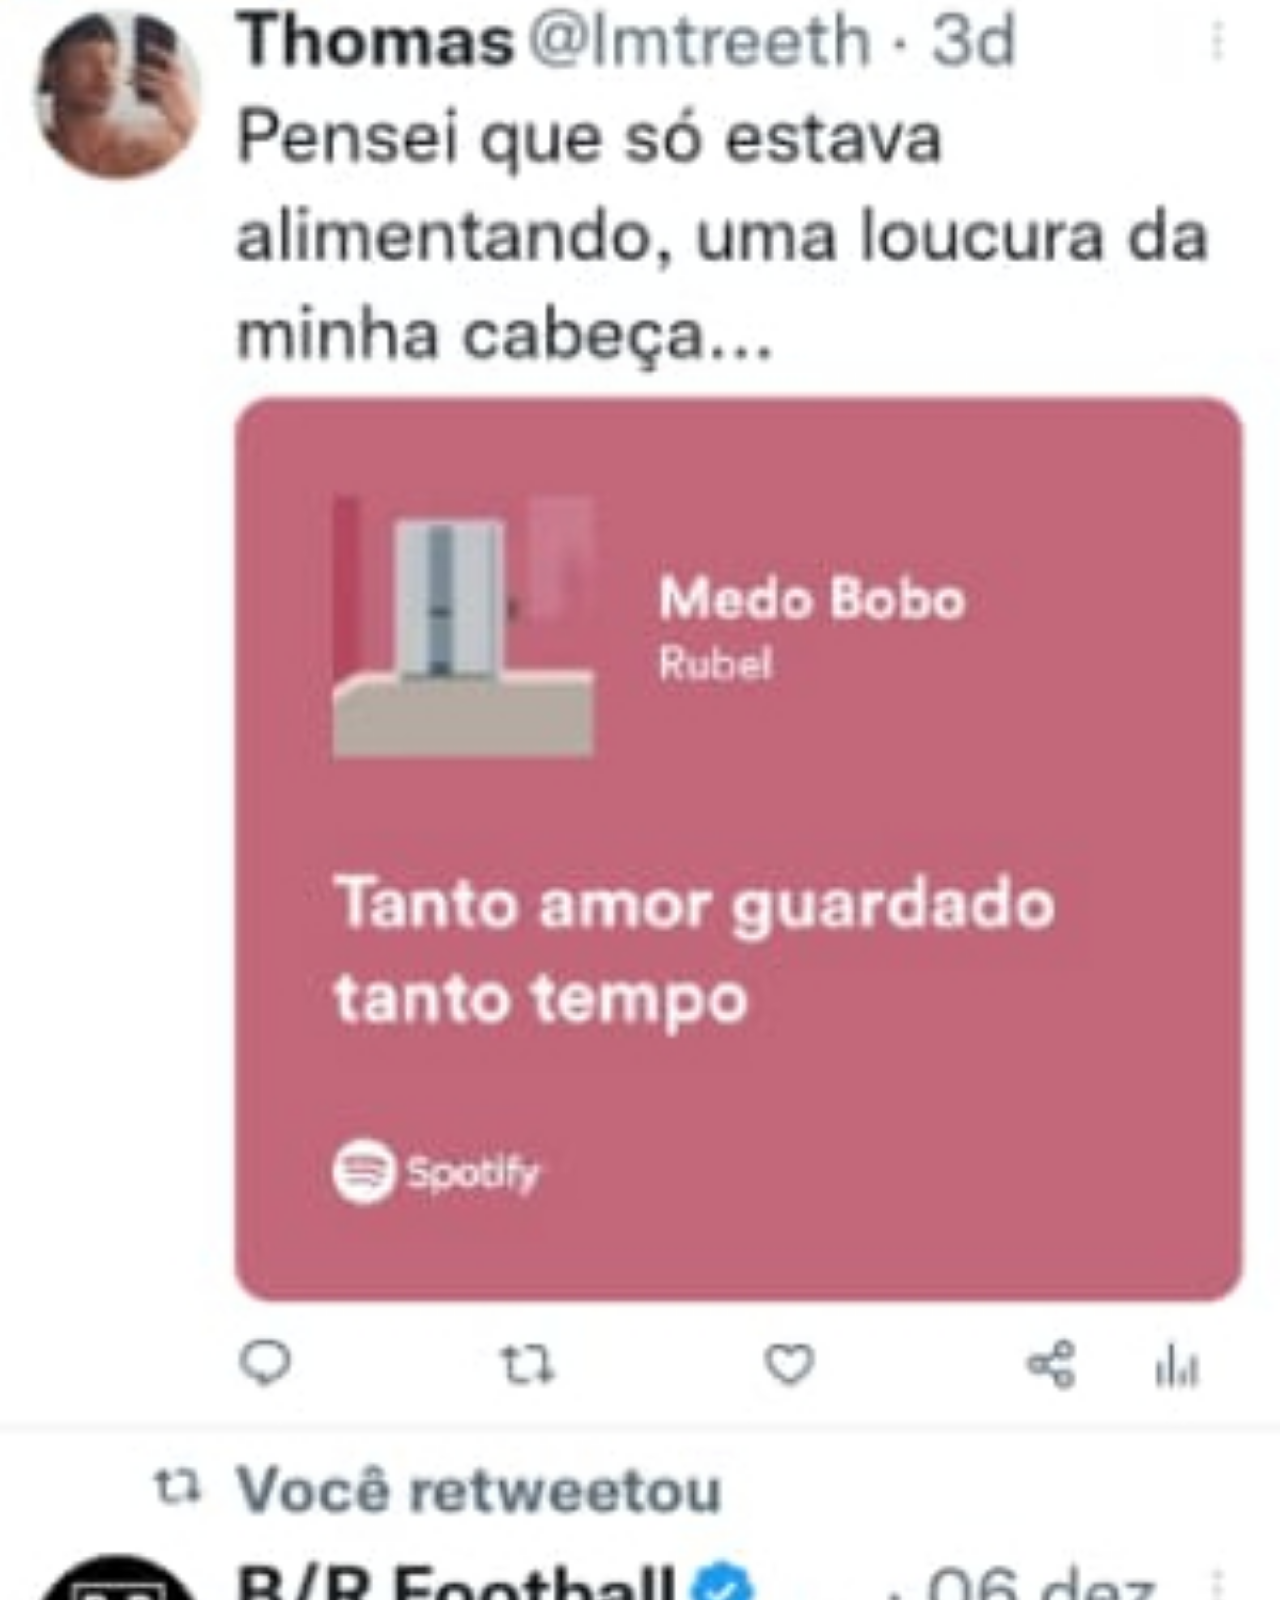
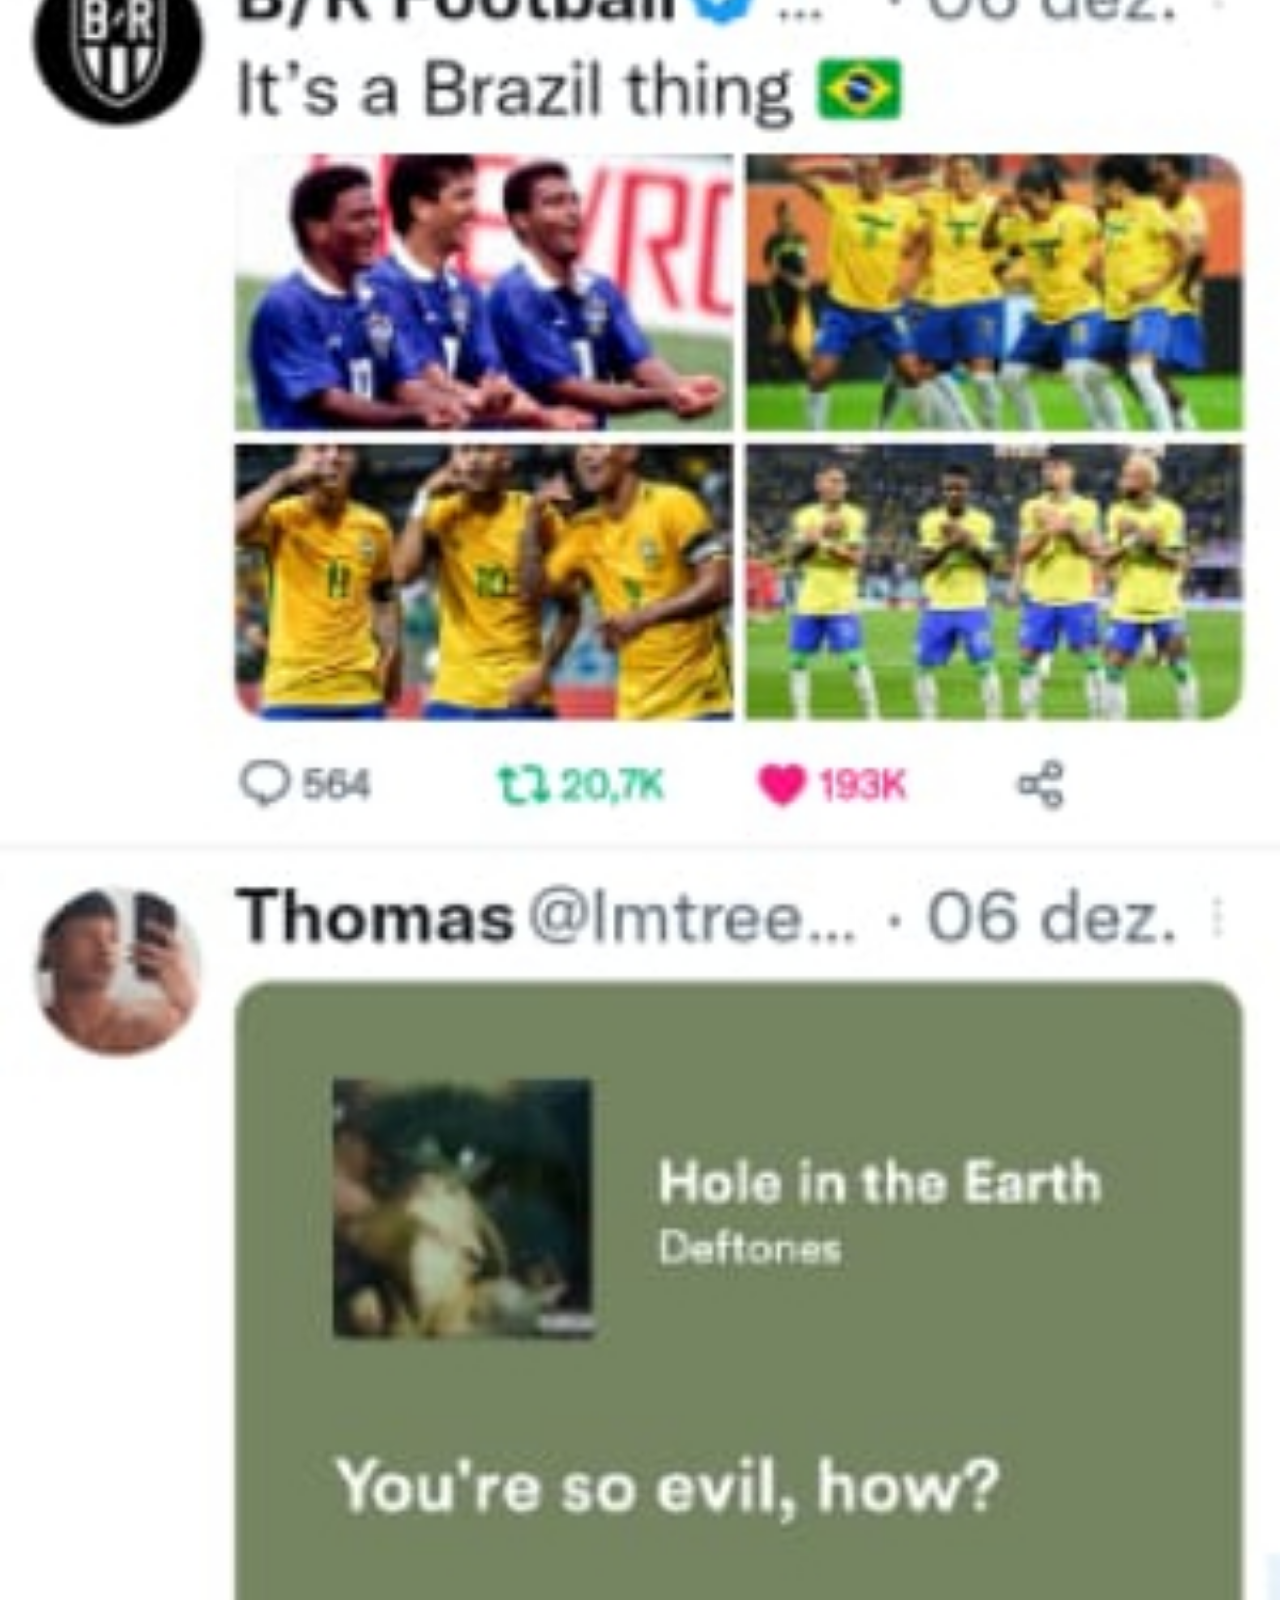
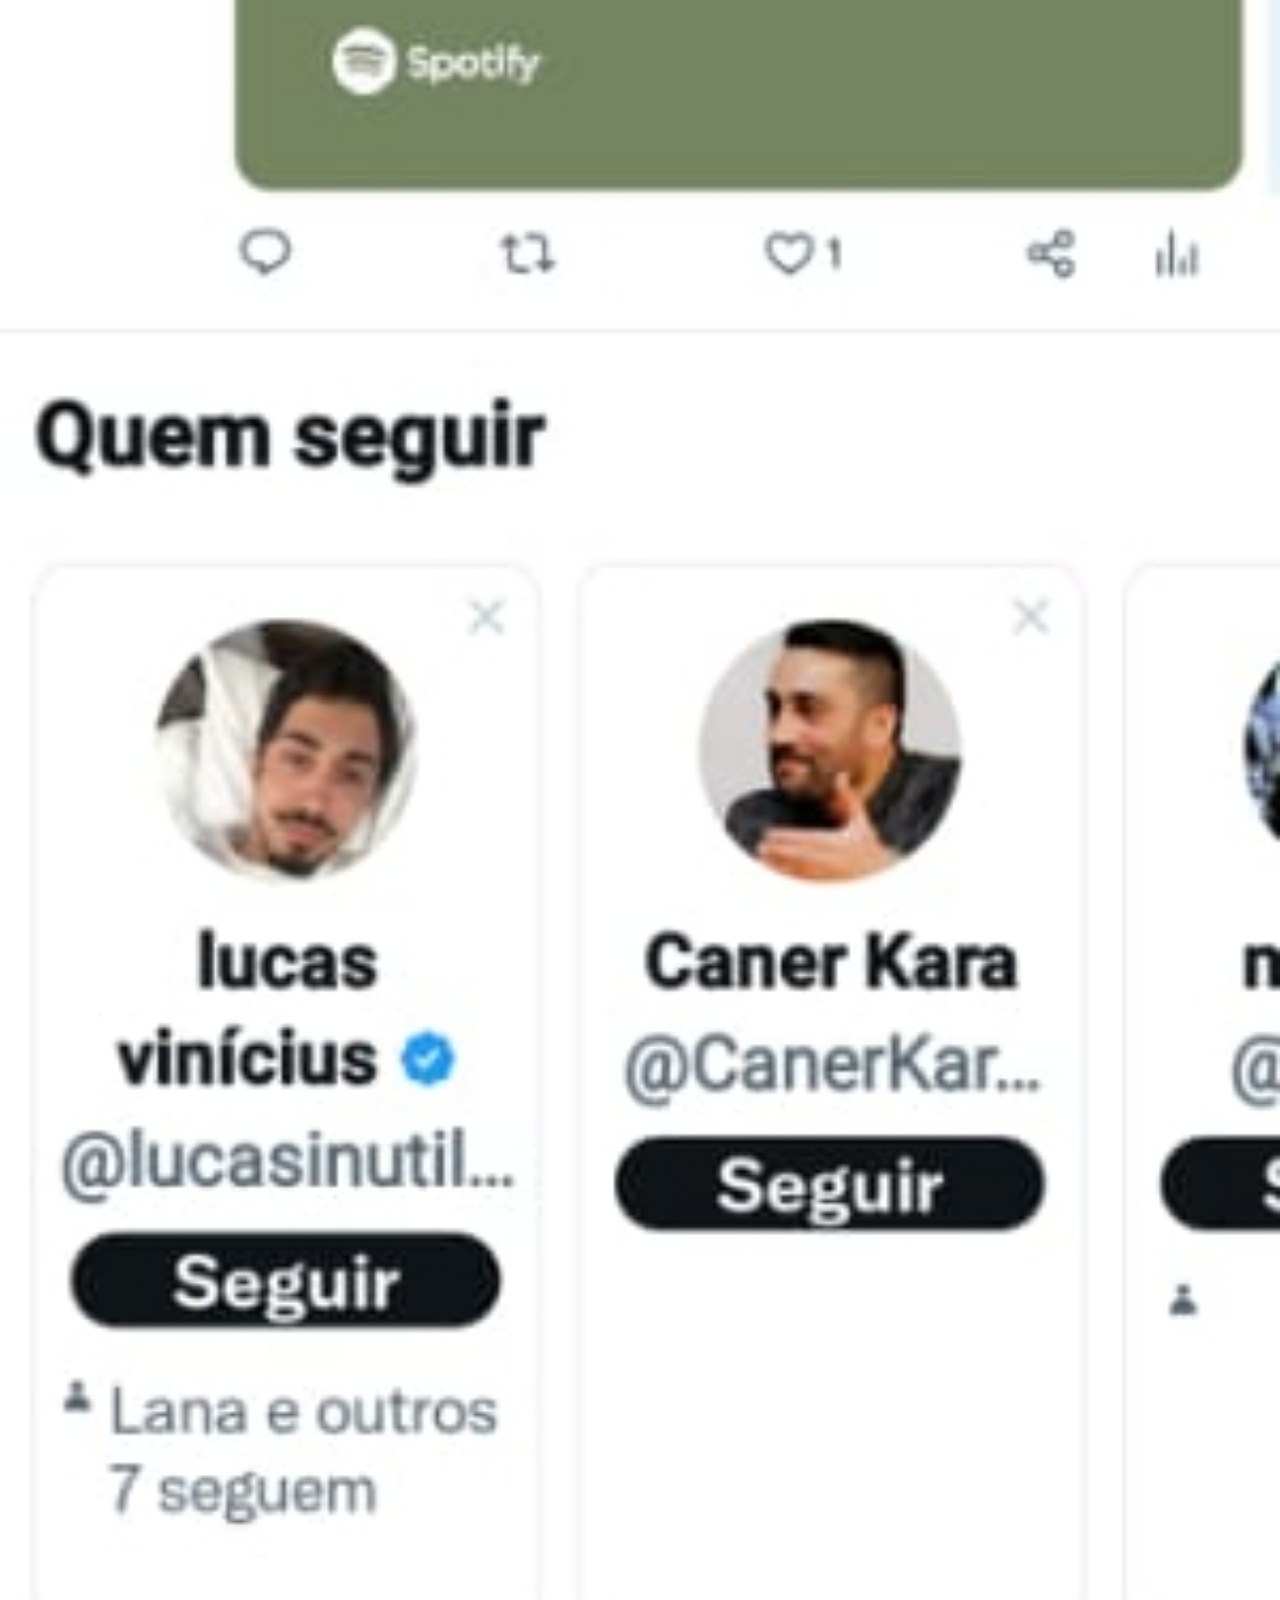
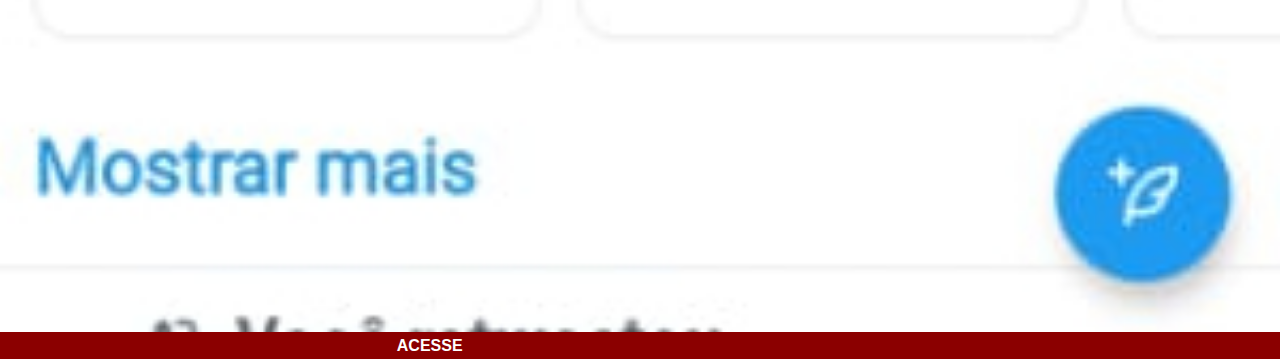
<file: twitter.html>
<!DOCTYPE html>
<html lang="pt-br">
<head>
    <meta charset="UTF-8">
    <meta http-equiv="X-UA-Compatible" content="IE=edge">
    <meta name="viewport" content="width=device-width, initial-scale=1.0">
    <title>Twitter</title>
    <link rel="stylesheet" href="estilos/social.css">
</head>
<body>
    <img src="imagens/tela-twitter.jpeg" alt="Twitter">
    <a href="https://twitter.com/Imtreeth" target="_blank">ACESSE</a>
</body>

</html>
</file>
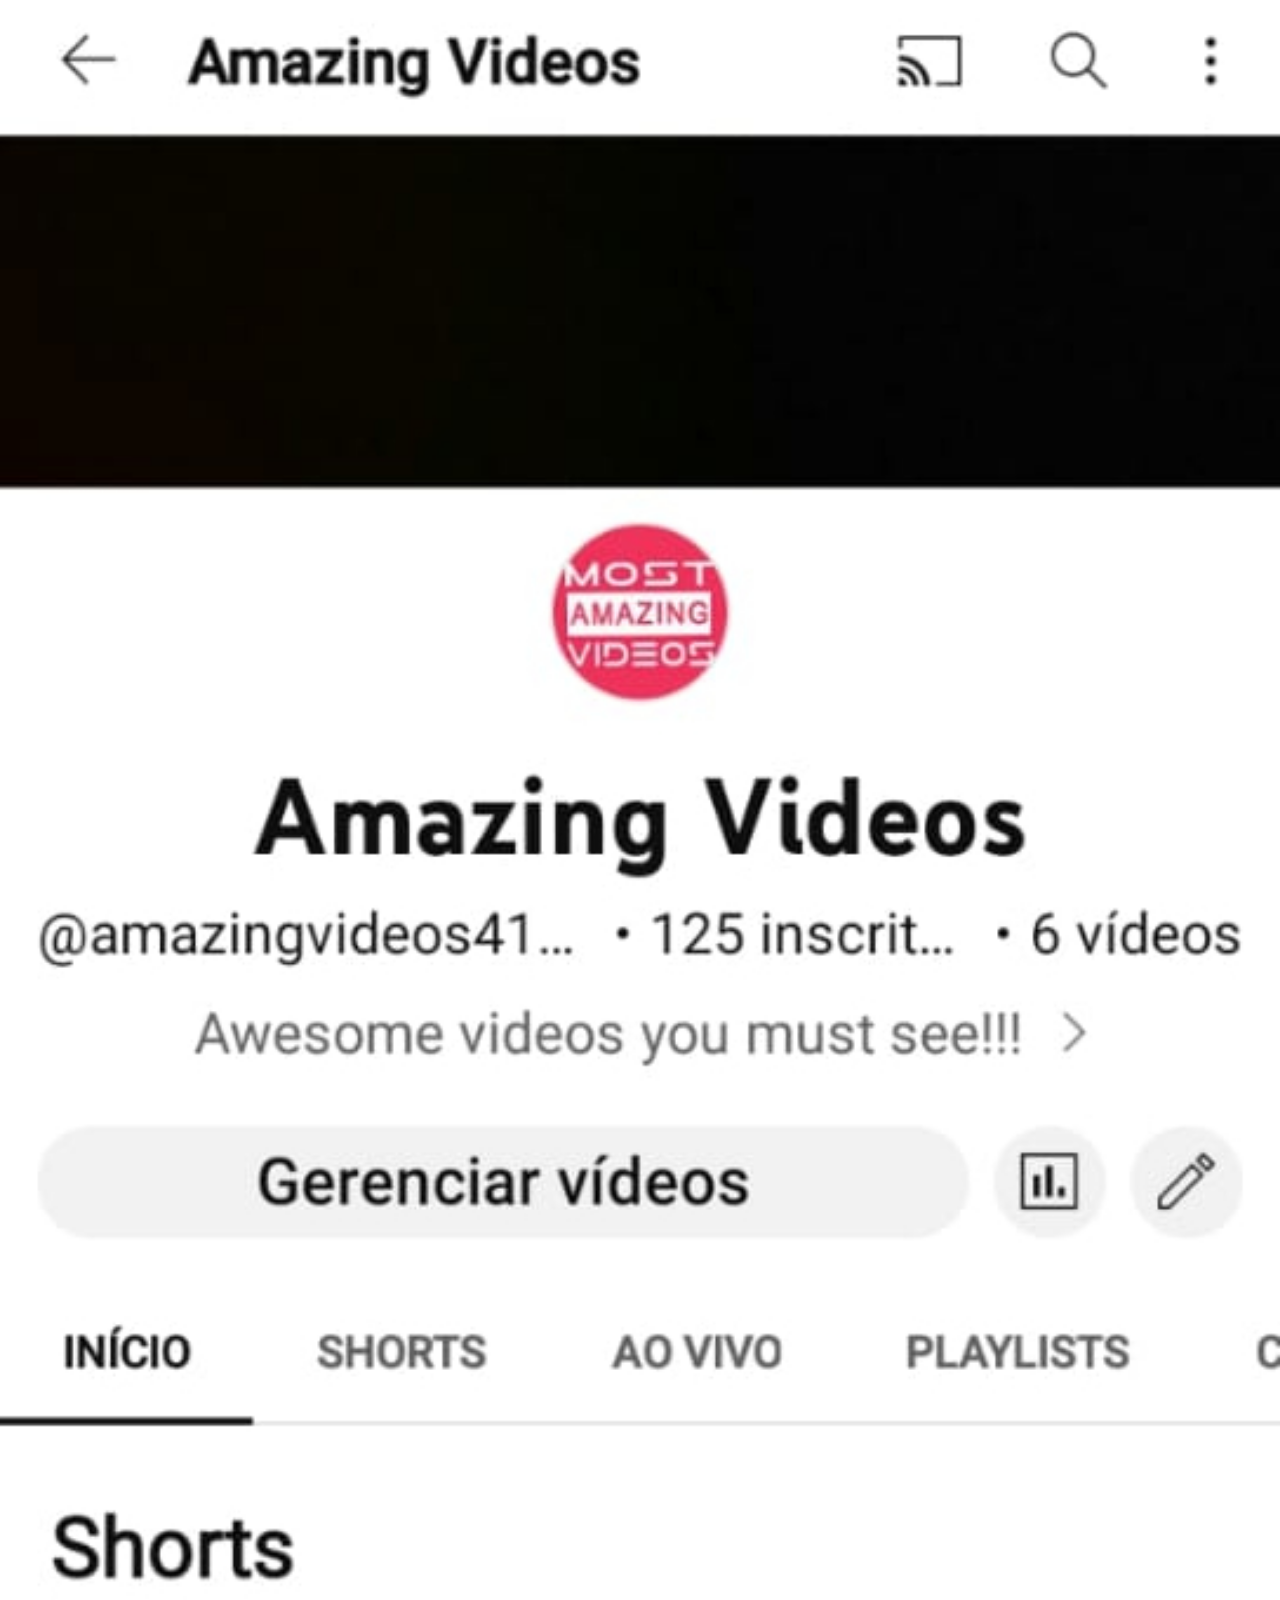
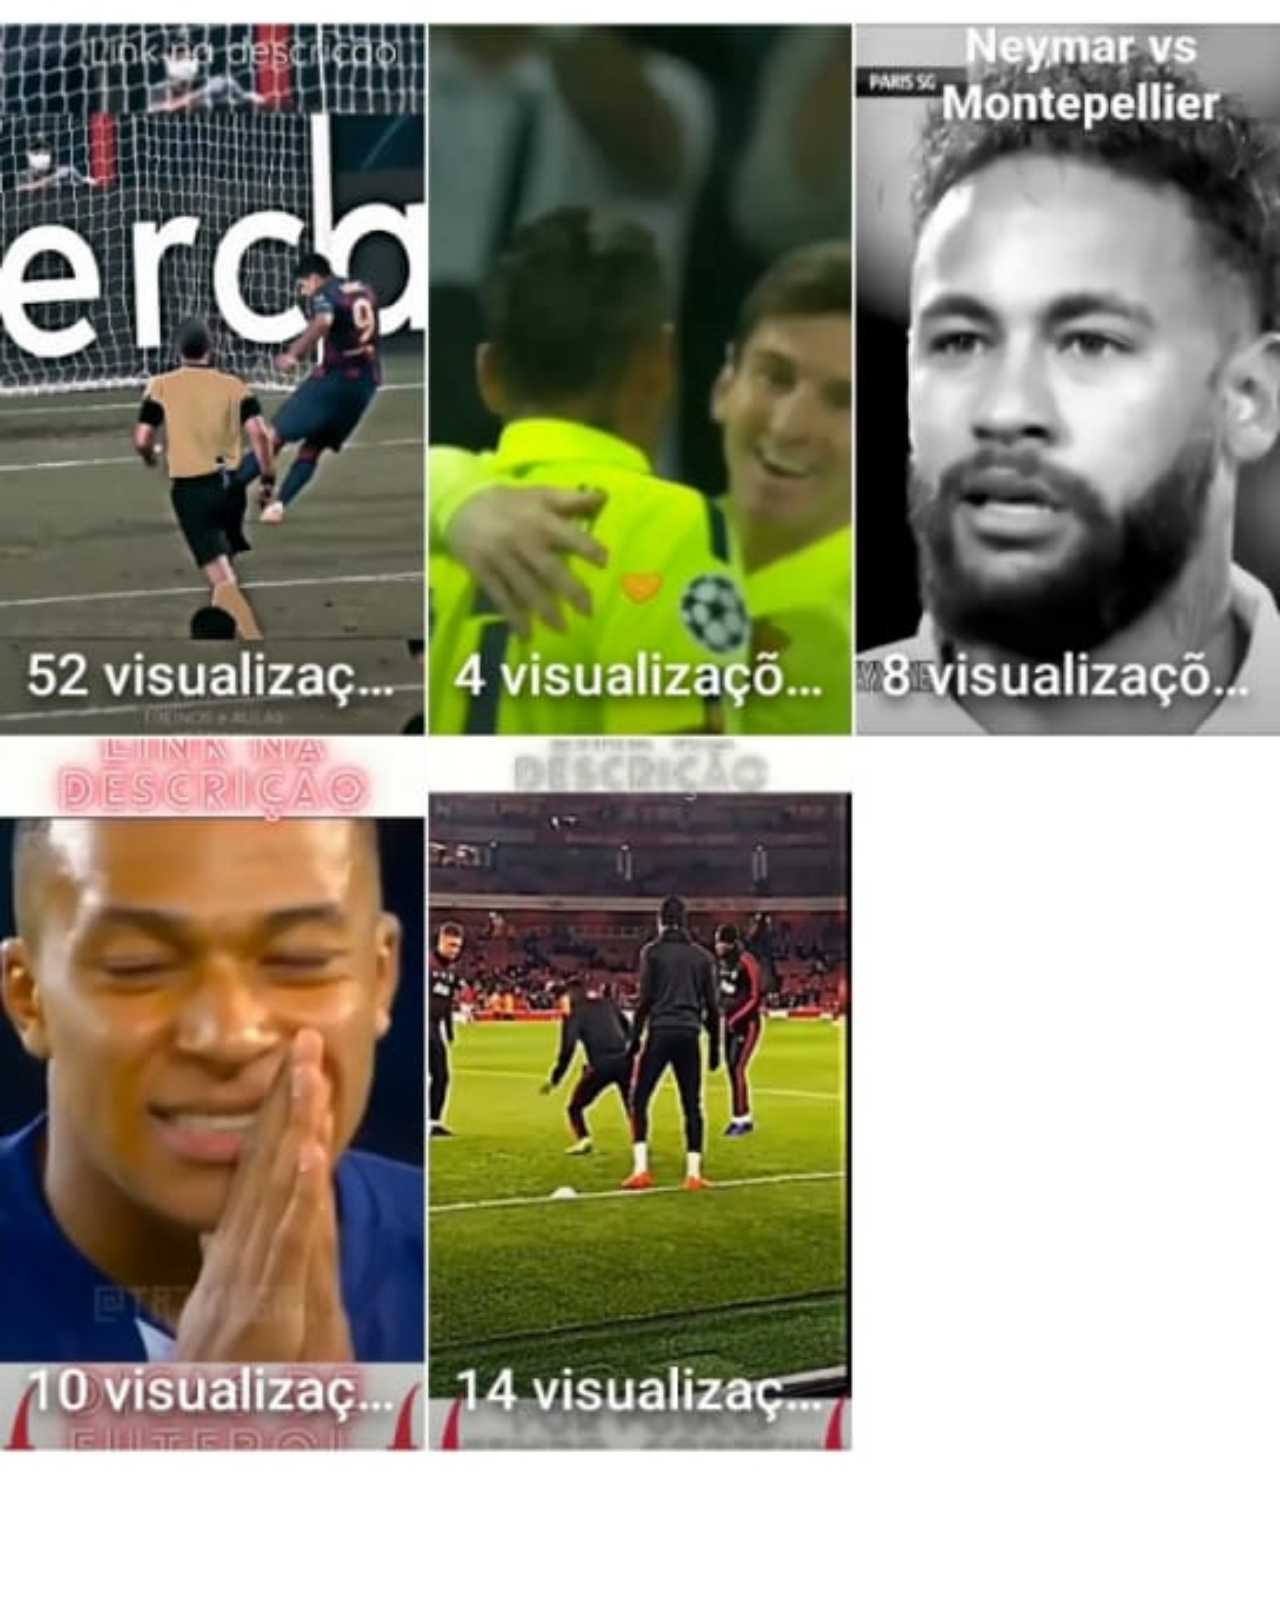
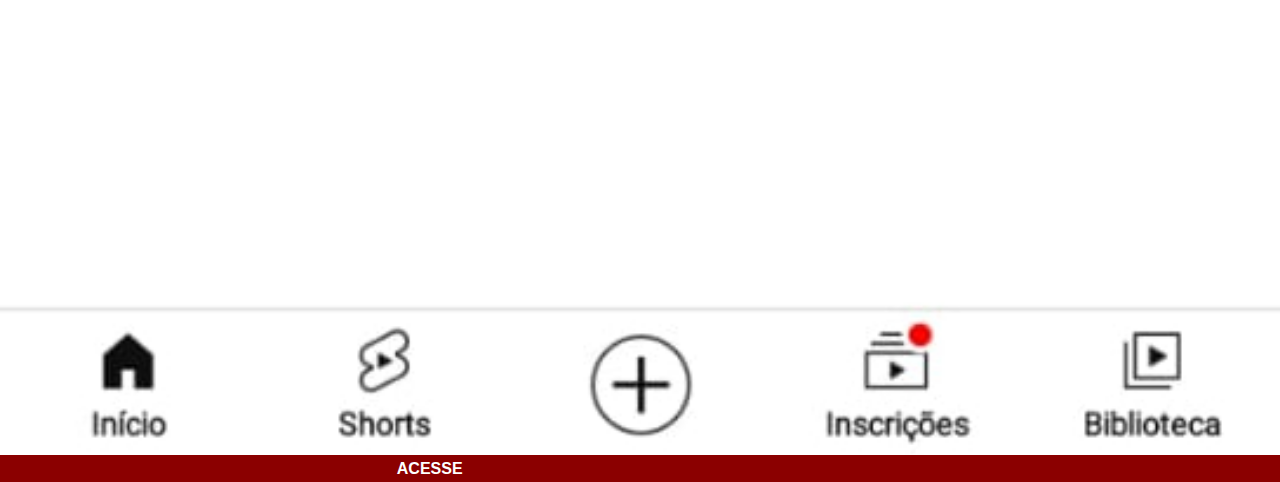
<file: youtube.html>
<!DOCTYPE html>
<html lang="pt-br">
<head>
    <meta charset="UTF-8">
    <meta http-equiv="X-UA-Compatible" content="IE=edge">
    <meta name="viewport" content="width=device-width, initial-scale=1.0">
    <title>YouTube</title>
    <link rel="stylesheet" href="estilos/social.css">

</head>
<body>
    <img src="imagens/tela-youtube.jpeg" alt="YouTube">
    <a href="https://www.youtube.com/channel/UCkio155r3myLepbYJ-opqkQ" target="_blank">ACESSE</a>
</body>
</html>
</file>
<file: estilos/style.css>
@charset "UTF-8";

* {
    margin: 0px;
    padding: 0px;
    font-family: Arial, Helvetica, sans-serif;
}

html, body {
    height: 100vh;
    width: 100vw;
    background-color: black;
}

body {
    background: url('../imagens/download.jpg') no-repeat top center;
   background-size: cover;
   background-attachment: fixed;
}

main {
    height: 100vh;
    position: relative;
    
}

section#telefone  {
    position: absolute;
    top: 50%;
    left: 50%;
    transform: translate(-50%, -50%);

    height: 400px;
    width: 211px;
    background: url(../imagens/31-314315_iphone-app-mockup-iphone-frame-for-powerpoint.png) no-repeat;

}

iframe#tela {
    position: relative;
    top: 48px;
    left: 35px;
    width: 169px;
    height: 292px;
}

section#redes-sociais {
    text-align: right;
}

section#redes-sociais img {
    width: 50px;
    margin: 10px;
    border-radius: 50%;
    box-shadow: 2px 2px 2px rgba(0, 0, 0, 0.466);
    box-sizing: border-box;
}

section#redes-sociais img:hover {
    border: 2px solid white;
}
</file>
<file: estilos/social.css>
@charset "UTF-8";

* {
    margin: 0px;
    padding: 0px;
    font-family: Arial, Helvetica, sans-serif;
}



::-webkit-scrollbar {
    width: 0px;
    height: 0px;
}
img {
    width: 100vw;
}

a {
    display: flexbox;
    background-color: darkred;
    color: white;
    padding: 5px;
    padding-left: 31%;
    padding-right: 69%;
    font-weight: bolder;
    text-align: center;
    text-decoration: none;
}

a:hover {
    background-color: red;
}
</file>
